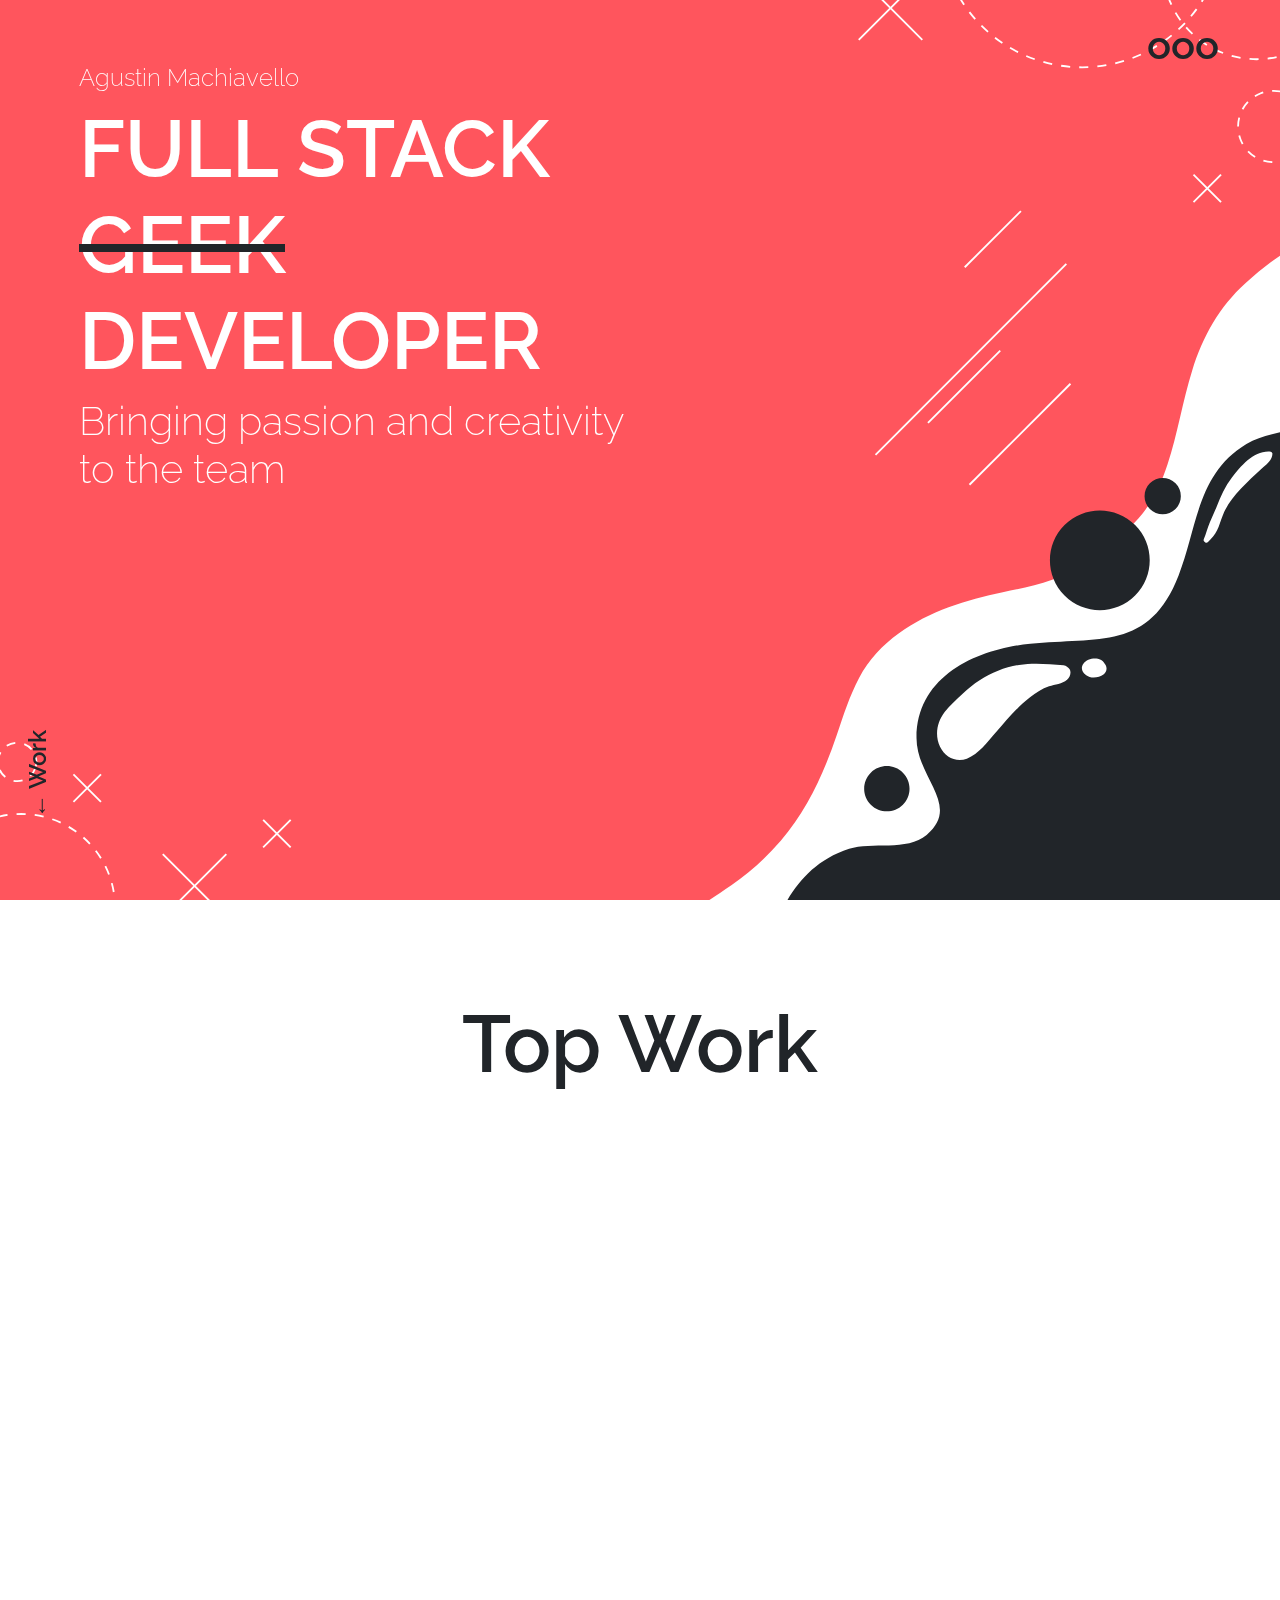
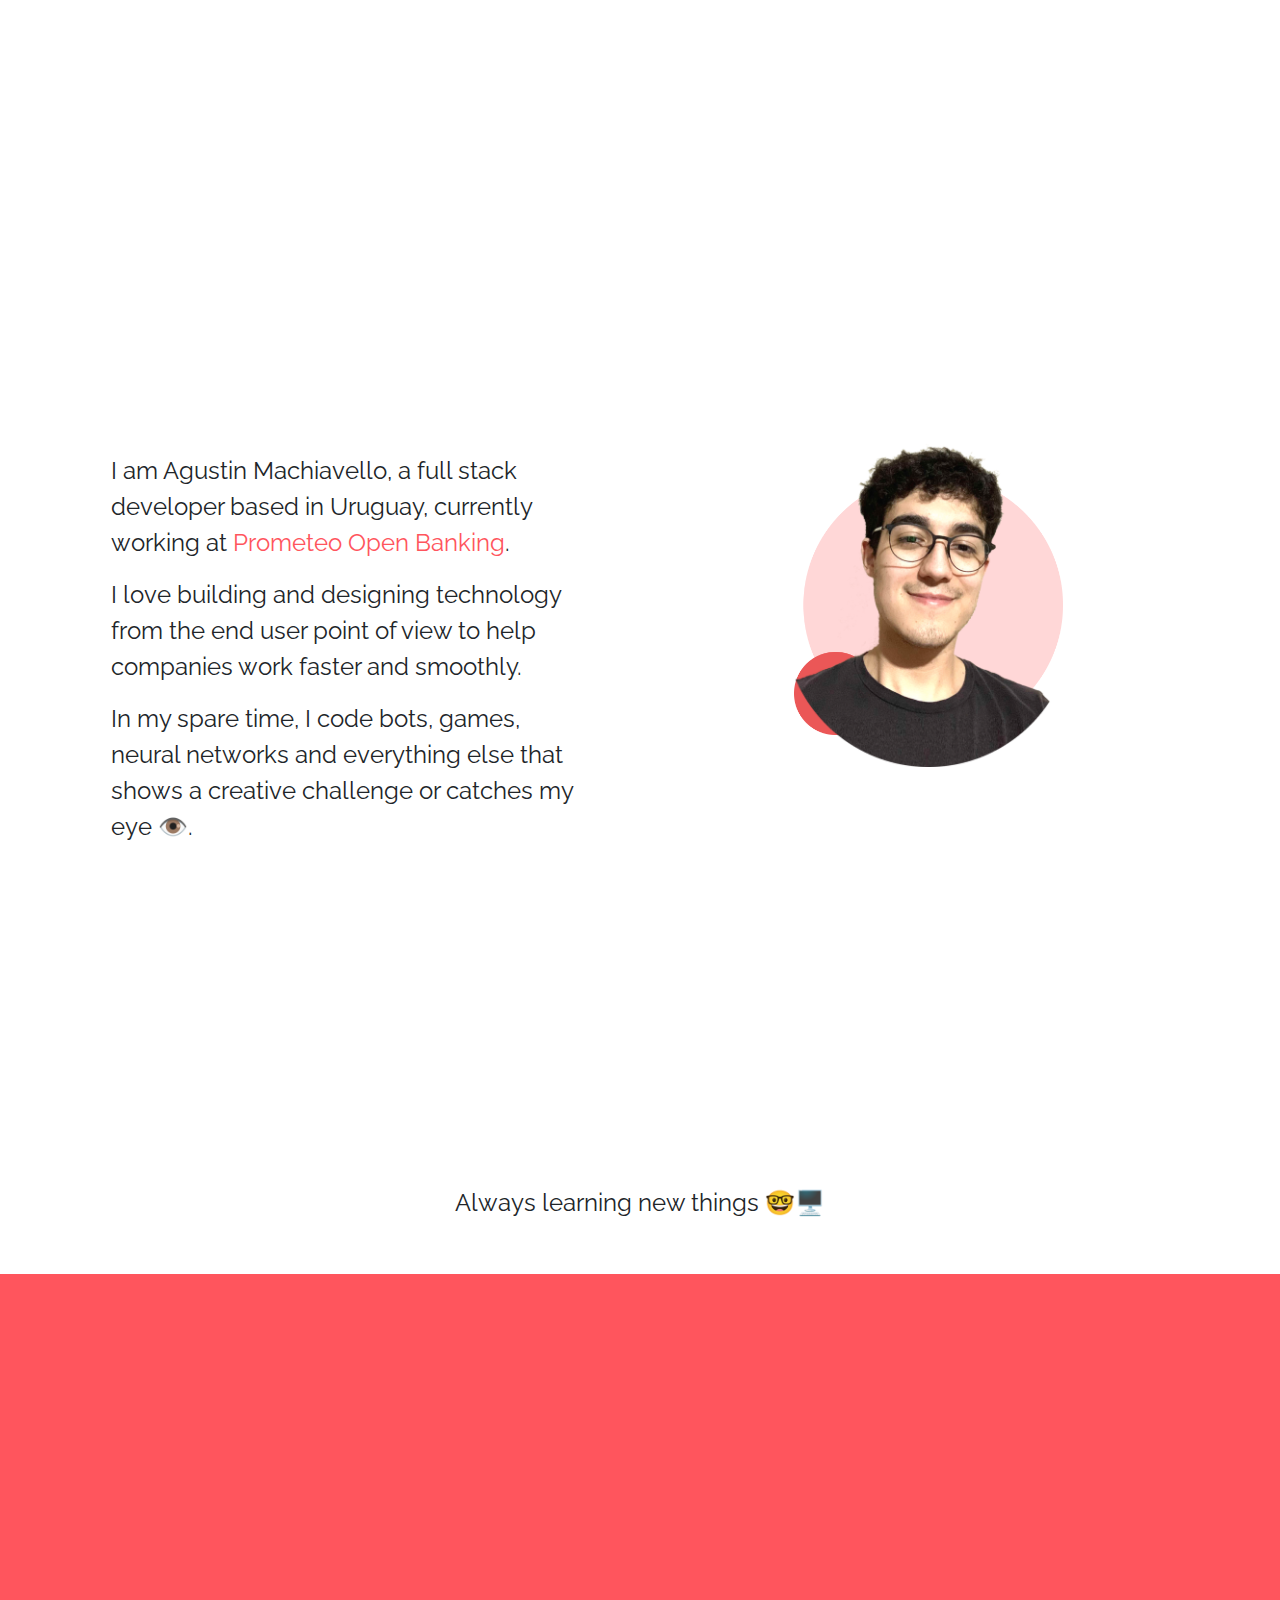
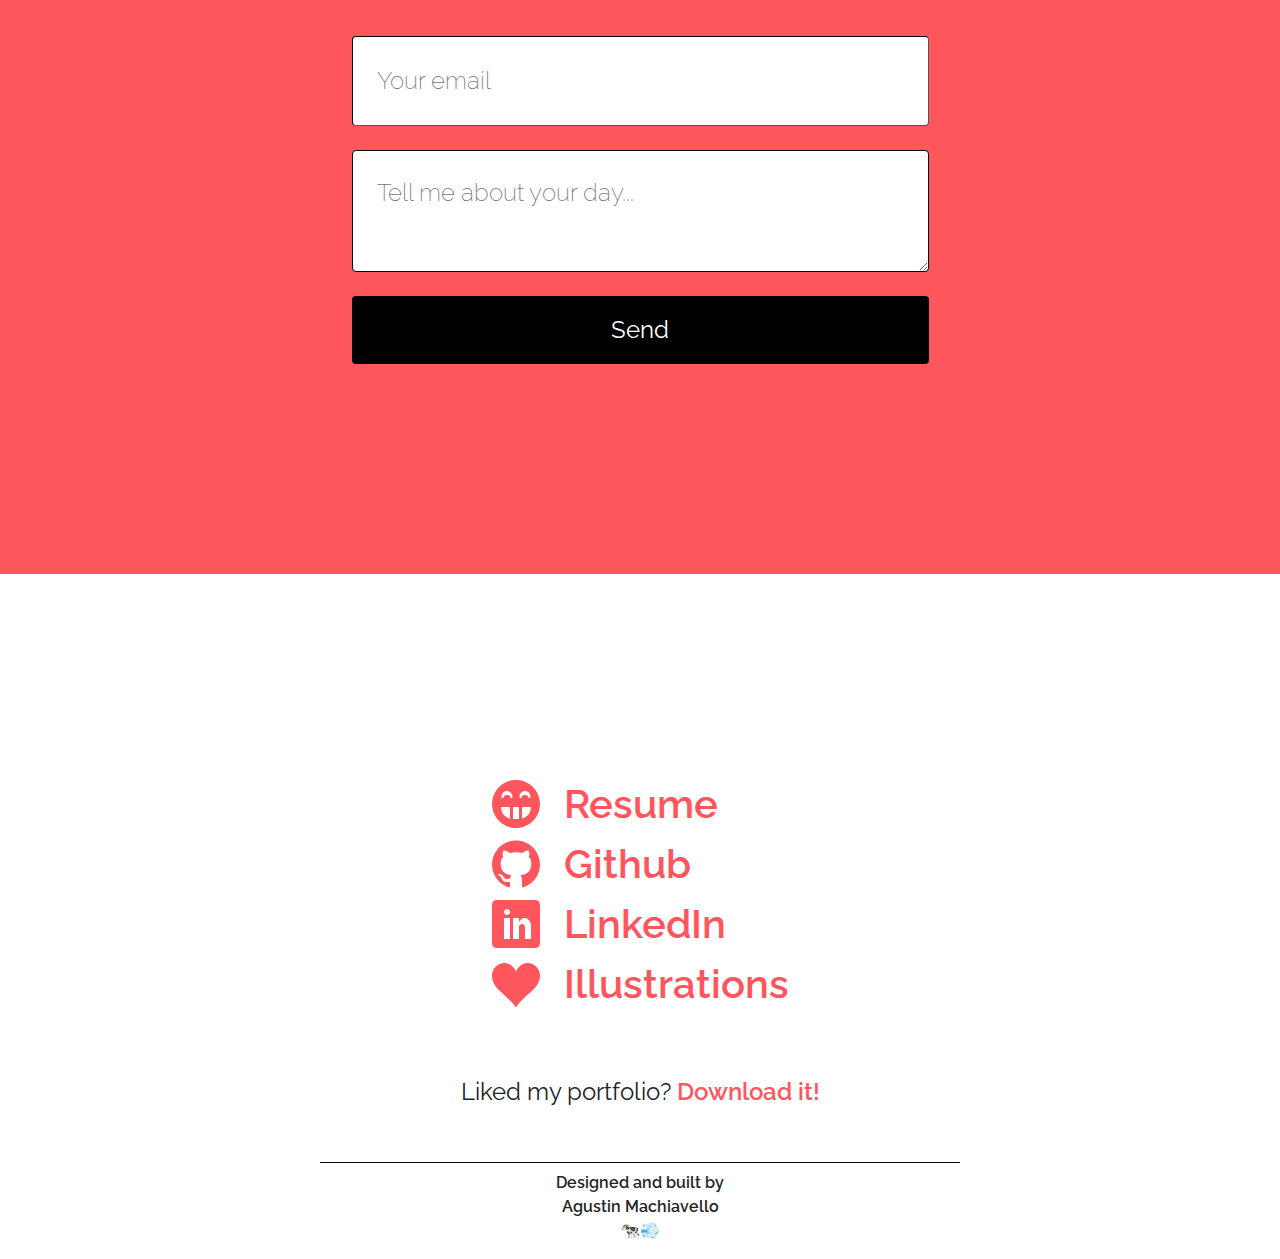
<file: index.html>
<!doctype html>

<html lang="en">
<head>
  <meta charset="utf-8">

  <title>Agustin Machiavello - Full Stack Dev</title>
  <meta name="description" content="Agustin Machiavello Portfolio 2020">
  <meta name="author" content="Agustin Machiavello">
  <meta name="viewport" content="width=device-width, initial-scale=1.0">

  <link rel="stylesheet" href="css/bootstrap.min.css">
  <link rel="preconnect" href="https://fonts.gstatic.com">
  <link href="https://fonts.googleapis.com/css2?family=Raleway:wght@200;400;600&family=Syncopate&display=swap" rel="stylesheet">
  <link rel="stylesheet" href="css/colors.css">
  <link rel="stylesheet" href="css/fonts.css">
  <link rel="stylesheet" href="css/images.css">
  <link rel="stylesheet" href="css/styles.css?v=1.0">
  <link href="https://unpkg.com/aos@2.3.1/dist/aos.css" rel="stylesheet"> <!-- Change for local files -->
</head>

<body>
  <!-- Start Loading screen -->
    <!--div id="loader-wrapper">
      <div id="loader">
      </div>
    </div-->
  <!-- End Loading screen -->

  <!-- Start Navigation -->
  <nav class="d-flex flex-row align-items-center justify-content-center align-content-center navbar position-fixed px-lg-5" id="navbarMenu">
    <button id="menuButton" class="btn font-bold font-medium" type="button" data-toggle="collapse" data-target="#menuLinks" aria-expanded="false" aria-controls="menuLinks">
      <span class="button-open">ooo</span>
      <span class="button-close">x</span>
    </button>
  </nav>
  <div class="collapse w-100 position-fixed pt-4 border-bottom border-dark" id="menuLinks">
    <ul class="">
      <li>
        <a class="font-large font-extra-light" href="#landingSection"><span>></span><span>Home</span></a>
      </li>
      <li>
        <a class="font-large font-extra-light" href="#projectScrollSection"><span>></span><span>Work</span></a>
      </li>
      <li>
        <a class="font-large font-extra-light" href="#aboutSection"><span>></span><span>About</span></a>
      </li>
      <li>
        <a class="font-large font-extra-light" href="#contactSection"><span>></span><span>Contact</span></a>
      </li>
      <li>
        <a class="font-large font-extra-light" href="#linksSection"><span>></span><span>Links</span></a>
      </li>
    </ul>
  </div>
  <!-- End Navigation -->
  
  <main>
    <!-- Start Landing -->
    <section class="container-fluid d-flex d-sm-block align-items-center bg-red text-white" id="landingSection">
      <div class="row px-0 p-sm-5 align-items-xl-center landing-container rellax" data-rellax-speed="2">
        <div class="col col-lg-6 col-12 p-sm-5 p-md-3">
          <h4 class="w-100 font-small font-extra-light">Agustin Machiavello</h4>
          <h1 class="font-large font-bold text-uppercase" data-aos="fade-left">full stack<br><del class="text-black"><span class="text-white">geek</span></del> developer</h1>
          <h2 class="font-medium font-extra-light" data-aos="fade-right">Bringing passion and creativity to the team</h2>
        </div>
        <div class="col col-lg-6 col-12 p-sm-5 d-block d-sm-none">
          <div class="d-flex align-items-sm-end align-items-start justify-content-sm-center justify-content-start h-100" data-aos="fade-up">
            <img class="img-fluid landing-image" src="./img/cat-eating-bg.svg" alt="cat eating cereal"/>
          </div>
        </div>
      </div>
      <span class="vertical-tag-trigger" data-text="← Work"></span>
    </section>
    <!-- End Landing -->

    <!-- Start Project Scroll -->
    <section class="container-fluid p-sm-5 px-4" id="projectScrollSection">
      <h1 class="font-large font-bold text-center p-5 rellax" data-rellax-speed="0.7">Top Work</h1>
      <!-- Projects Row 1 -->
      <div class="row px-md-5 w-100 projects-container">
        <div class="col col-md-6 col-12 project-wrapper" data-aos="fade-down">
          <a href="projects/lucchese.html">
            <img class="img-fluid hover-image" src="./img/lu-3.jpg" alt="man wearing whiet lucchese t-shirt" />
          </a>
          <div class="py-4">
            <h2 class="font-medium font-bold hover-link"><a class="hover-link" href="projects/lucchese.html">Lucchese</a></h2>
            <span class="font-extra-small font-family-syncopate">back-end dev / front-end dev / e-commerce</span>
          </div>
          <span class="p-3 position-absolute bg-danger rounded-circle project__circle-decoration"></span>
        </div>
        <div class="col col-md-6 col-12 project-wrapper" data-aos="fade-down">
          <a href="projects/warm.html">
            <img class="img-fluid hover-image" src="./img/wr-1.jpg" alt="woman wearing a black shirt" />
          </a>
          <div class="py-4">
            <h2 class="font-medium font-bold hover-link"><a class="hover-link" href="projects/warm.html">Warm</a></h2>
            <span class="font-extra-small font-family-syncopate">project leader / front-end dev</span>
          </div>
          <span class="p-3 position-absolute bg-danger rounded-circle project__circle-decoration"></span>
        </div>
      </div>
      <span class="vertical-tag-trigger" data-text="← More work"></span>
      <!-- Projects Row 3 -->
      <div class="row px-md-5 projects-container">

      </div>
      <span class="vertical-tag-trigger" class="vertical-tag-trigger" data-text="← About me"></span>
    </section>
    <!-- End Project Scroll -->

    <!-- Start About -->
    <section class="container-fluid" id="aboutSection">
      <div class="row p-sm-5 py-5 px-1 p-sm-4">
        <div class="col col-lg-6 col-sm-12 col-12 p-sm-5">
          <h1 class="font-large font-bold text-capitalize" data-aos="fade-right">About me</h1>
          <p class="font-small font-regular">
            I am Agustin Machiavello, a full stack developer based in Uruguay, currently working at 
            <a href="https://prometeoapi.com/" target="__blank">Prometeo Open Banking</a>.
          </p>

          <p class="font-small font-regular">
            I love building and designing technology from the end user point of 
            view to help companies work faster and smoothly.
          </p>
          <p class="font-small font-regular">
            In my spare time, I code bots, games, neural networks and everything 
            else that shows a creative challenge or catches my eye 👁️.
          </p>
        </div>
        <div class="col col-lg-6 col-sm-12 col-12 p-5">
          <div class="d-flex justify-content-center align-items-center about-pictures-container p-sm-5 p-0">
            <img class="img-fluid background-image" src="./img/about-bg.png" alt="background circles with colors"/>
            <img class="position-absolute img-fluid" src="./img/profile-picture-1.png" alt="agustin machiavello profile picture (handsome)" id="profile-picture-front"/>
          </div>
        </div>
      </div>
      <div class="row pb-5 mb-5 font-regular font-bold-mobile" id="services" data-aos="fade-up">
        <div class="col-12 col-md-6 col-lg-3 pt-lg-0 pt-md-5 pt-5 d-flex flex-column justify-content-center align-items-center service-wrapper">
          <img class="img-fluid" src="./img/python.svg" alt="python language icon"/>
          <span class="font-small">Python</span>
        </div>
        <div class="col-12 col-md-6 col-lg-3 pt-lg-0 pt-md-5 pt-5 d-flex flex-column justify-content-center align-items-center service-wrapper">
          <img class="img-fluid" src="./img/react.svg" alt="react language icon"/>
          <span class="font-small">React</span>
        </div>
        <div class="col-12 col-md-6 col-lg-3 pt-lg-0 pt-md-5 pt-5 d-flex flex-column justify-content-end align-items-center service-wrapper">
          <img class="img-fluid" src="./img/sphere.svg" alt="html 5 icon"/>
          <span class="font-small">SQL / HTML / CSS / JS</span>
        </div>
        <div class="col-12 col-md-6 col-lg-3 pt-lg-0 pt-md-5 pt-5 d-flex flex-column justify-content-center align-items-center service-wrapper">
          <img class="img-fluid" src="./img/shopify.svg" alt="shopify icon"/>
          <span class="font-small">Shopify</span>
        </div>
      </div>
      <h3 class="font-small font-regular text-center pb-5 font-bold-mobile">Always learning new things 🤓🖥️</h3>
      <span class="vertical-tag-trigger" data-text="← Contact"></span>
    </section>
    <!-- End About -->

    <!-- Start Contact -->
    <section class="container-fluid bg-red" id="contactSection">
      <div class="d-flex h-100 justify-content-center flex-column text-center p-sm-5 p-3">
        <h1 class="font-large font-bold text-white" data-aos="fade-up">Say hi :)</h1>
        <div class="d-flex justify-content-center contact-form-wrapper pt-5">
          <form id="contact-form" action="https://formspree.io/xeqpvplp" class="d-flex justify-content-center flex-column contact-form" method="POST">
            <input type="hidden" name="_subject" value="Contact request from personal website" />
            <input type="email" name="_replyto" placeholder="Your email" required aria-label="your email" class="font-small font-extra-light p-4 mb-4 rounded border-black">
            <textarea name="message" placeholder="Tell me about your day..." required class="font-small font-extra-light p-4 mb-4 rounded border-black"></textarea>
            <button type="submit" class="font-small font-regular border-black rounded p-3">Send</button>
          </form>
        </div>
      </div>
      <span class="vertical-tag-trigger" data-text="← Some links"></span>
    </section>
    <!-- End Contact -->

    <!-- Start Links -->
   <section class="container-fluid" id="linksSection">
    <div class="text-center p-sm-5 py-5 p-1">
      <h1 class="font-large font-bold" data-aos="fade-down">More links</h1>
      <div class="d-flex justify-content-center align-items-center flex-column py-5">
        <ul class="d-flex flex-column justify-content-center font-medium font-bold text-left px-2">
          <li class=""><a class="d-flex align-items-center" href="resume.pdf" target="__blank"><img class="img-fluid link-icon mr-4" src="img/grin.svg" alt="happy face"><span>Resume</span></a></li>
          <li class=""><a class="d-flex align-items-center" href="https://github.com/AgustinMachiavello" target="__blank"><img class="img-fluid link-icon mr-4" src="img/github.svg" alt="github icon"><span>Github</span></a></li>
          <li class=""><a class="d-flex align-items-center" href="https://www.linkedin.com/in/agust%C3%ADn-machiavello-2a9a73165/" target="__blank"><img class="img-fluid link-icon mr-4" src="img/linkedin.svg" alt="linkedin icon"><span>LinkedIn</span></a></li>
          <li class=""><a class="d-flex align-items-center" href="https://www.figma.com/community/file/883778082594341562" target="__blank"><img class="img-fluid link-icon mr-4" src="img/heart.svg" alt="heart icon"><span>Illustrations</span></a></li>
        </ul>
      </div>
      <span class="vertical-tag-trigger" data-text="Thank you ✨🐷"></span>
      <div class="px-sm-5 px-0">
        <h2 class="font-small font-regular">Liked my portfolio? <a class="font-bold" href="https://github.com/AgustinMachiavello/AgustinMachiavello.github.io" target="__blank">Download it!</a></h2>
        <h5 class="d-none mt-5 font-extra-small font-regular">*Last page update: January 16th 2021</h5>
      </div>
    </div>
   </section>
    <!-- End Links -->

    <footer class="d-flex flex-column align-items-center justify-content-center pb-3">
      <span class="w-50 border-top border-black pb-2"></span>
      <span class="font-extra-small font-bold text-center">Designed and built by  <br> Agustin Machiavello <br> 🐄💨</span>
    </footer>
  </main>

  <!-- Start vertical tags -->
  <span class="position-fixed vertical-text font-small font-bold rotate-vertical-left text-center" id="verticalSectionInfo">
    ← Work
  </span-->
  <!-- End vertical tags -->

  <script src="https://ajax.googleapis.com/ajax/libs/jquery/3.5.1/jquery.min.js"></script> <!-- Replace with file -->
  <script src="js/bootstrap.min.js"></script>
  <script src="js/scripts.js"></script>
  <script src="https://unpkg.com/aos@2.3.1/dist/aos.js"></script> <!-- Change for local files -->
  <script>
    AOS.init();
  </script>
  <script src="js/rellax.min.js"></script>
  <script>
    // Accepts any class name
    var rellax = new Rellax('.rellax');
  </script>
</body>
</html>
</file>
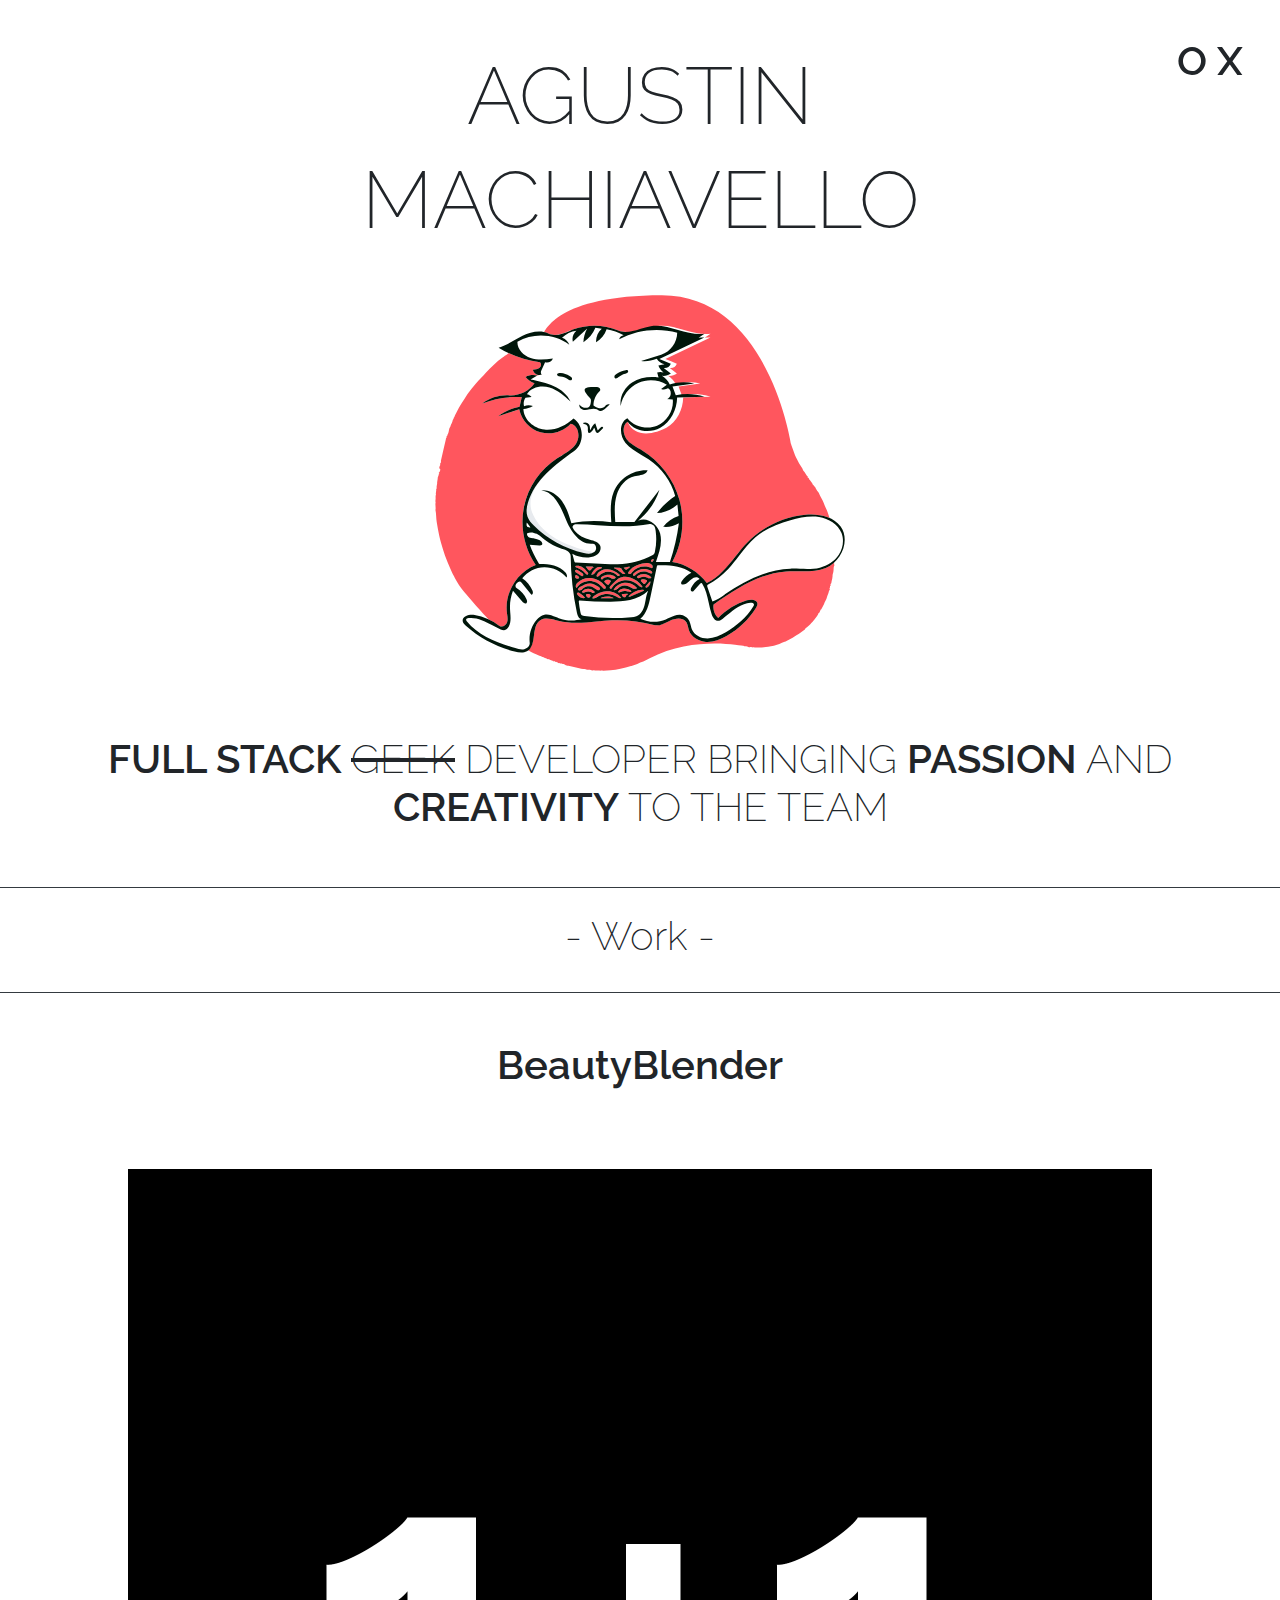
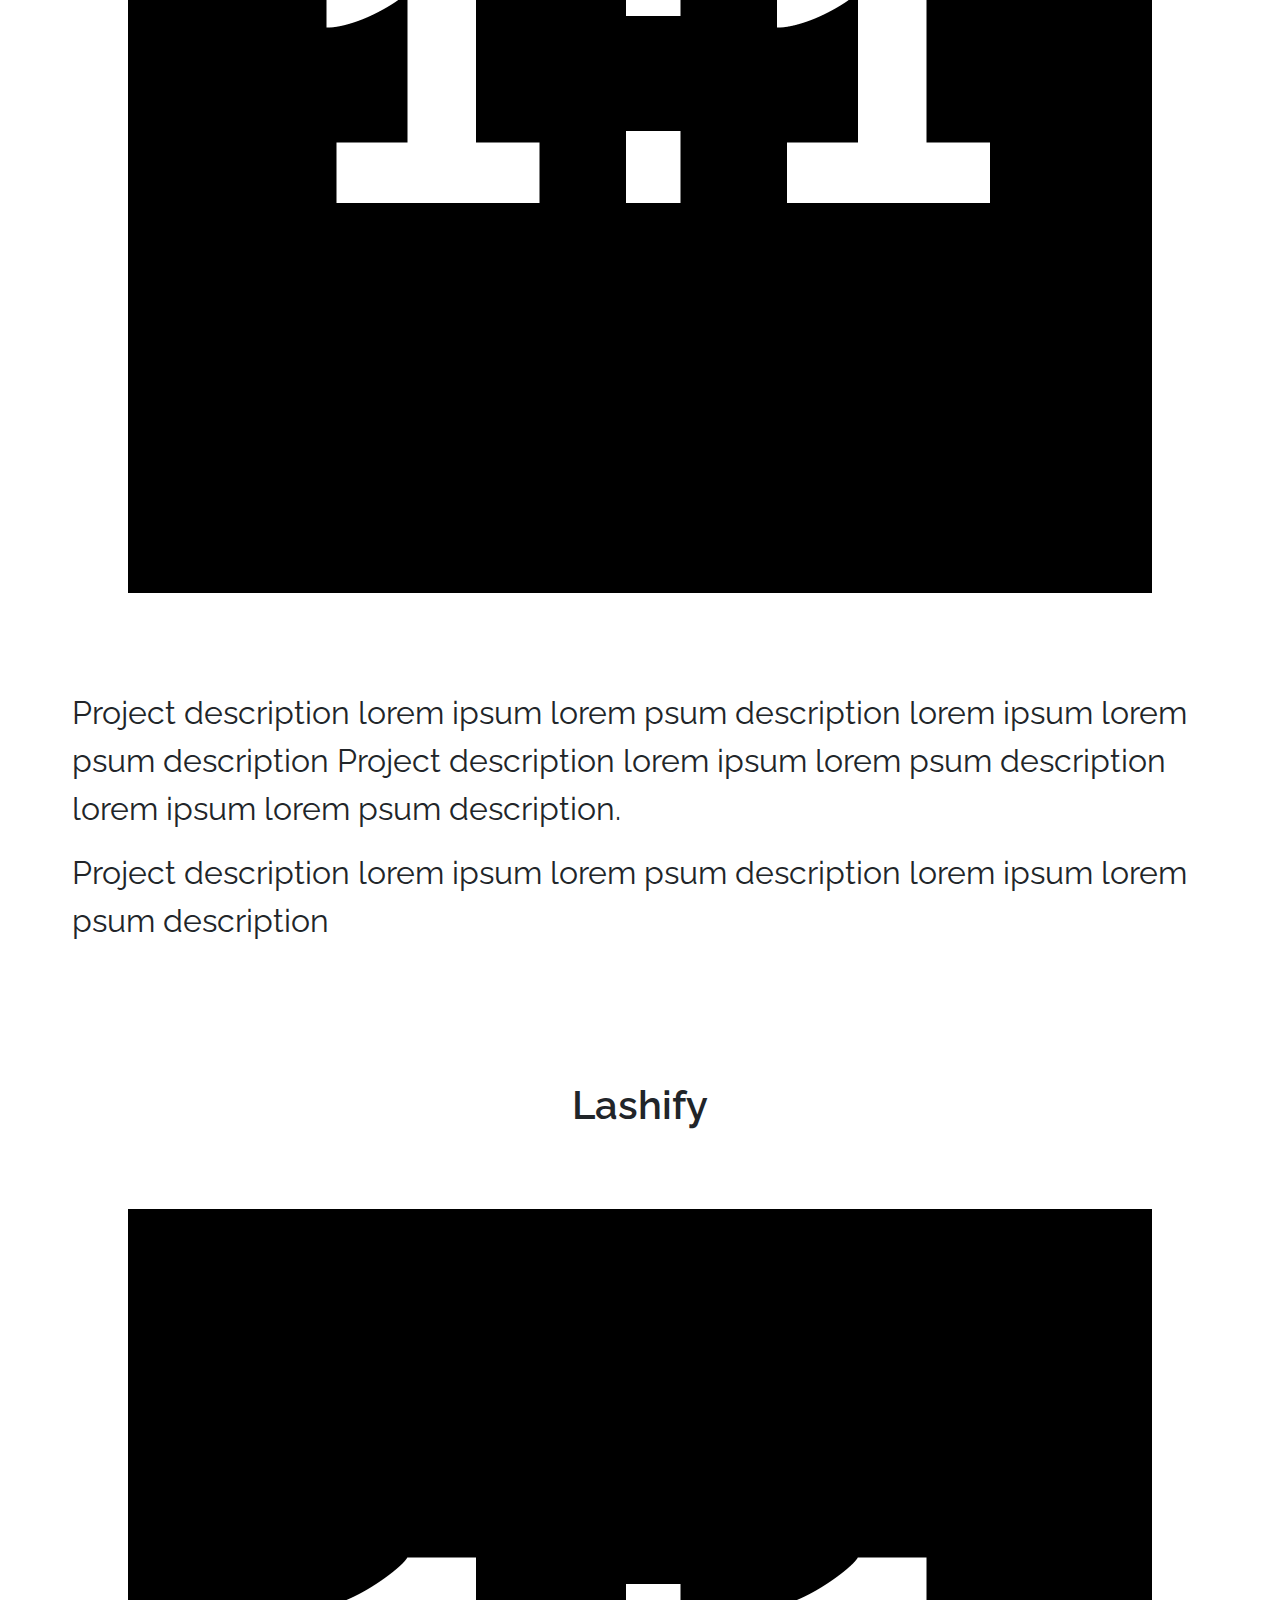
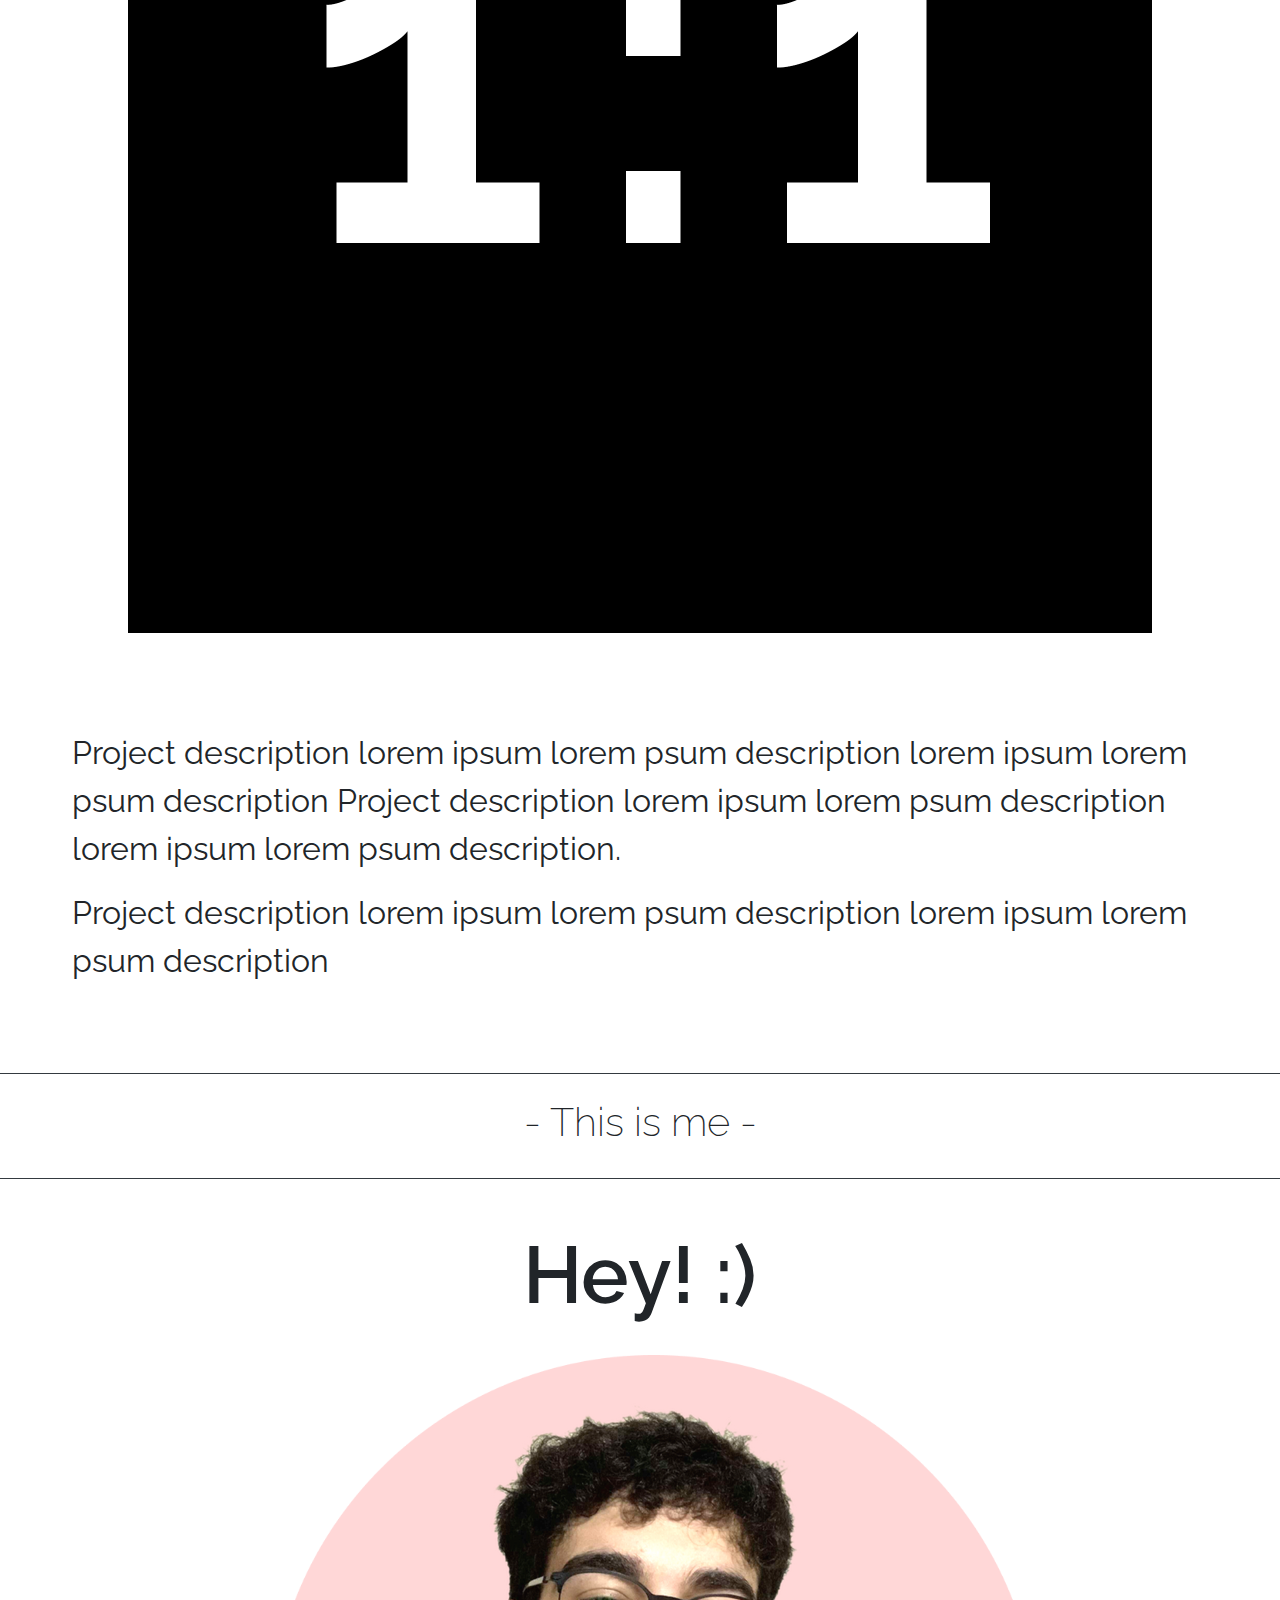
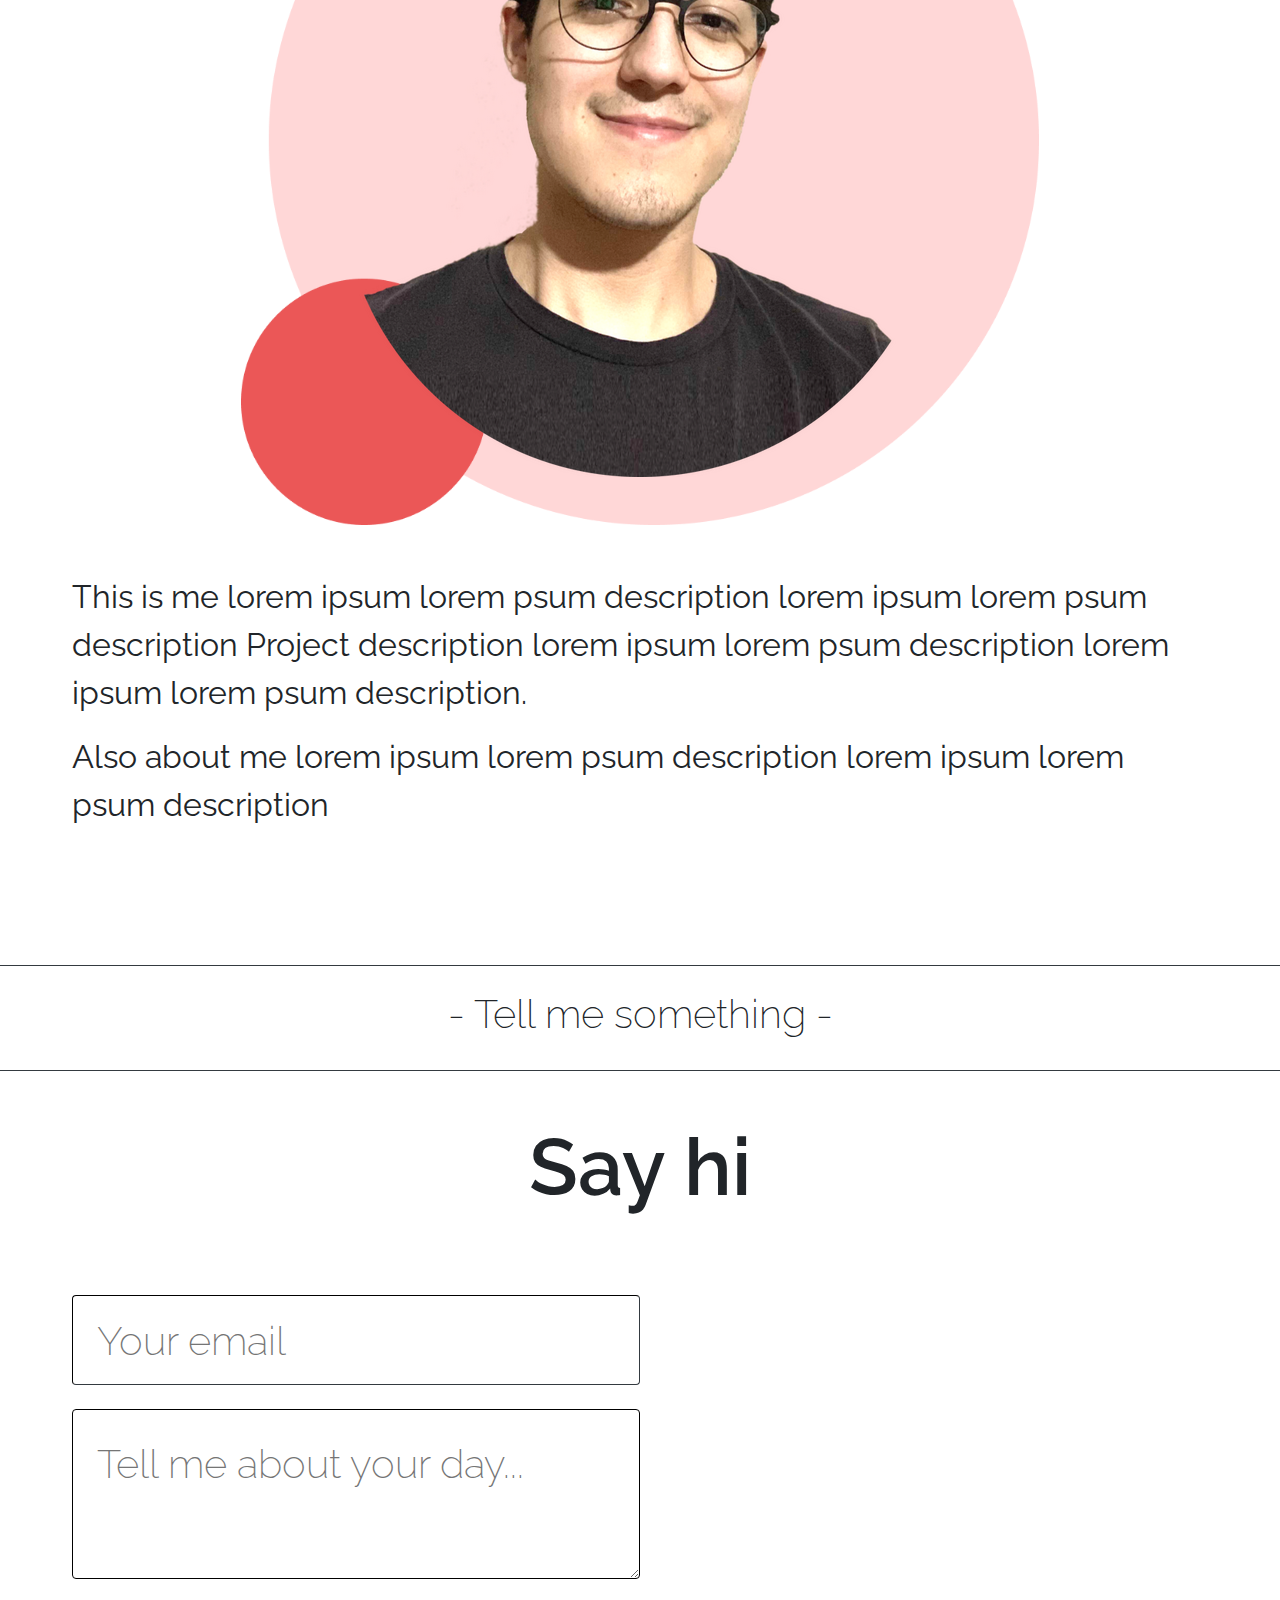
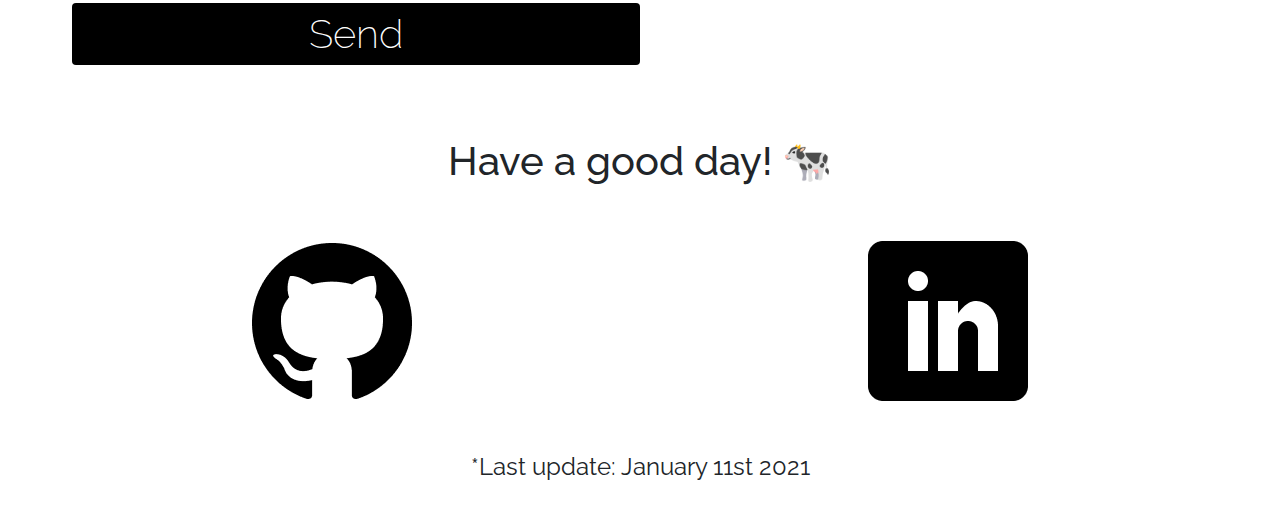
<file: index2.html>
<!doctype html>

<html lang="en">
<head>
  <meta charset="utf-8">

  <title>Agustin Machiavello 💻✨</title>
  <meta name="description" content="Agustin Machiavello Portfolio 2020">
  <meta name="author" content="Agustin Machiavello">

  <link rel="stylesheet" href="css/bootstrap.min.css">
  <link rel="preconnect" href="https://fonts.gstatic.com">
  <link href="https://fonts.googleapis.com/css2?family=Raleway:wght@200;400;600&family=Syncopate&display=swap" rel="stylesheet">
  <!-- link rel="stylesheet" type="text/css" href="css/slick.css"/ -->
  <!-- link rel="stylesheet" type="text/css" href="slick/slick-theme.css"/ -->
  <link rel="stylesheet" href="css/colors.css">
  <link rel="stylesheet" href="css/fonts.css">
  <link rel="stylesheet" href="css/images.css">
  <link rel="stylesheet" href="css/styles.css?v=1.0">
</head>

<body>
  <!-- Navigatio -->
  <nav id="navbarMenu" class="navbar p-4 position-fixed w-100 d-flex justify-content-end">
    <!--div class="font-medium font-bold ">
      Agustin Machiavello
    </div-->
    <button id="mobileMenuButton" class="btn font-bold font-medium" type="button" data-toggle="collapse" data-target="#menuMobile" aria-expanded="false" aria-controls="menuMobile">
      <span class="button-open">O</span>
      <span class="button-close">X</span>
    </button>
  </nav>
  <!-- Menu -->
  <div class="collapse w-100 position-fixed bg-white pt-4 border-bottom border-dark" id="menuMobile">
    <ul class="">
      <li>
        <a class="font-large font-extra-light" href="#sectionWork"><span>></span><span>Work</span></a>
      </li>
      <li>
        <a class="font-large font-extra-light" href="#sectionAbout"><span>></span><span>About Me</span></a>
      </li>
      <li>
        <a class="font-large font-extra-light" href="#sectionContact"><span>></span><span>Contact</span></a>
      </li>
    </ul>
  </div>
  <main>
    <section class="p-4 text-center" id="heroMobile">
      <div class="pt-4">
        <h1 class="font-large font-extra-light">
          AGUSTIN
        </h1>
        <h2 class="font-large font-extra-light">
          MACHIAVELLO
        </h2>
      </div>
      <div class="">
        <img class="img-fluid" src="img/cat-eating.svg" alt="happy programmer"/>
      </div>
      <div class="d-flex justify-content-center align-items-center section-footer">
        <h4 class="font-medium font-extra-light p-4 text-uppercase">
          <span class="font-bold">Full Stack</span> 
          <del>geek</del> developer bringing 
          <span class="font-bold">passion</span> 
          and 
          <span class="font-bold">creativity</span> 
          to the team
        </h4>
      </div>
    </section>

    <!-- Section Divider -->

    <div class="text-center border-bottom border-top border-dark p-4 section-divider" id="sectionWork">
      <h1 class="font-medium font-extra-light">
        - Work -
      </h1>
    </div>

    <!-- Start Projects Section -->

    <!-- Project 1 -->
    <section class="project p-4 text-center">
      <h1 class="font-medium font-bold p-4">
        BeautyBlender
      </h1>
      <div class="project__carousel-wrapper p-4">
        <div id="carouselProject1" class="project__carousel carousel slide w-100 p-4" data-ride="carousel">
          <ol class="carousel-indicators">
            <li data-target="carouselProject1" data-slide-to="0" class="active"></li>
            <li data-target="carouselProject1" data-slide-to="1"></li>
          </ol>
          <div class="carousel-inner">
            <div class="carousel-item active">
              <div>
                <img src="./img/1by1.png"/>
              </div>
            </div>
            <div class="carousel-item">
              <div>
                <img src="./img/1by1.png"/>
              </div>
            </div>
          </div>
        </div>
      </div>
      <span id="projectVerticalTag1" class="vertical-tag-trigger"></span>
      <div class="font-small font-medium text-left p-4 m-4">
        <p>
          Project description lorem ipsum lorem psum description lorem ipsum lorem psum description Project description lorem ipsum lorem psum description lorem ipsum lorem psum description.
        </p>
        <p>
          Project description lorem ipsum lorem psum description lorem ipsum lorem psum description 
        </p>
      </div>
    </section>
    <!-- End Project 1 -->

    <!-- Project 2 -->
    <section class="project p-4 text-center">
      <h1 class="font-medium font-bold p-4">
        Lashify
      </h1>
      <div class="project__carousel-wrapper p-4">
        <div id="carouselProject1" class="project__carousel carousel slide w-100 p-4" data-ride="carousel">
          <ol class="carousel-indicators">
            <li data-target="carouselProject1" data-slide-to="0" class="active"></li>
            <li data-target="carouselProject1" data-slide-to="1"></li>
          </ol>
          <div class="carousel-inner">
            <div class="carousel-item active">
              <div>
                <img src="./img/1by1.png"/>
              </div>
            </div>
            <div class="carousel-item">
              <div>
                <img src="./img/1by1.png"/>
              </div>
            </div>
          </div>
        </div>
      </div>
      <span id="projectVerticalTag2" class="vertical-tag-trigger"></span>
      <div class="font-small font-medium text-left p-4 m-4">
        <p>
          Project description lorem ipsum lorem psum description lorem ipsum lorem psum description Project description lorem ipsum lorem psum description lorem ipsum lorem psum description.
        </p>
        <p>
          Project description lorem ipsum lorem psum description lorem ipsum lorem psum description 
        </p>
      </div>
    </section>
    <!-- End Project 2 -->

    <!-- End Projects Section -->
    
    <!-- Section Divider -->
    <div class="text-center border-bottom border-top border-dark p-4 section-divider" id="sectionAbout">
      <h1 class="font-medium font-extra-light">
        - This is me -
      </h1>
    </div>

    <!-- Start About Section -->
    <section class="about p-4 text-center mb-5">
      <h1 class="font-large font-bold p-4">Hey! :)</h1>
      <div class="p-4 about__profile-image-wrapper">
        <img class="p-4" src="./img/profile-picture-1.png" alt="profile picture"/>
      </div>
      <div class="font-small font-medium text-left p-4 m-4">
        <p>
          This is me lorem ipsum lorem psum description lorem ipsum lorem psum description Project description lorem ipsum lorem psum description lorem ipsum lorem psum description.
        </p>
        <p>
          Also about me lorem ipsum lorem psum description lorem ipsum lorem psum description 
        </p>
      </div>
    </section>
    <!-- End About Section -->

    <!-- Section Divider -->
    <div class="text-center border-bottom border-top border-dark p-4 section-divider" id="sectionAbout">
      <h1 class="font-medium font-extra-light">
        - Tell me something -
      </h1>
    </div>
    
    <!-- Start Contanct Section -->
    <section class="contact p-4 text-center" id="sectionContact">
      <h1 class="font-large font-bold p-4">Say hi</h1>
      <div class="contact-form-container p-4">
        <div class="contact-form-wrapper p-4">
            <form id="contact-form" action="https://formspree.io/xeqpvplp" class="d-flex justify-content-center flex-column contact-form" method="POST">
              <input type="hidden" name="_subject" value="Contact request from personal website" />
              <input type="email" name="_replyto" placeholder="Your email" required aria-label="your email" class="font-medium font-extra-light p-4 mb-4 rounded border-dark">
              <textarea name="message" placeholder="Tell me about your day..." required class="font-medium font-extra-light p-4 mb-4 rounded border-black"></textarea>
              <button type="submit" class="font-medium font-extra-light border-dark rounded">Send</button>
            </form>
        </div>
      </div>
      <h1 class="font-medium p-4">Have a good day! 🐄</h1>
      <div class="d-flex justify-content-around pt-4">
        <a href="https://github.com/AgustinMachiavello" target="_blank">
          <img src="img/github.png" alt="github">
        </a>
        <a href="https://www.linkedin.com/in/agust%C3%ADn-machiavello-2a9a73165/" target="_blank">
          <img src="img/linkedin.png" alt="linkedin">
        </a>
      </div>
      <div class="d-flex justify-content-center align-items-end font-small mt-5">
        <span >*Last update: January 11st 2021</span>
      </div>
    </section>
    <!-- End About Section -->

    <!-- Start Vertical tags  -->
    <span class="position-fixed vertical-text font-small font-family-syncopate" id="verticalTag"></span>
    <span class="position-fixed vertical-text font-small font-bold" id="verticalSectionInfo" href="#">
      ← Work
    </span>
    <!-- End Vertical tags  -->

    <!-- div class="font-small position-fixed font-bold font-extra-light vertical-text mb-4" id="sectionIndicator">

    </div -->
  </main>
  <script src="https://ajax.googleapis.com/ajax/libs/jquery/3.5.1/jquery.min.js"></script> <!-- Replace with file -->
  <script src="js/bootstrap.min.js"></script>
  <!-- script src="js/slick.min.js"></script -->
  <script src="js/scripts.js"></script>
</body>
</html>
</file>
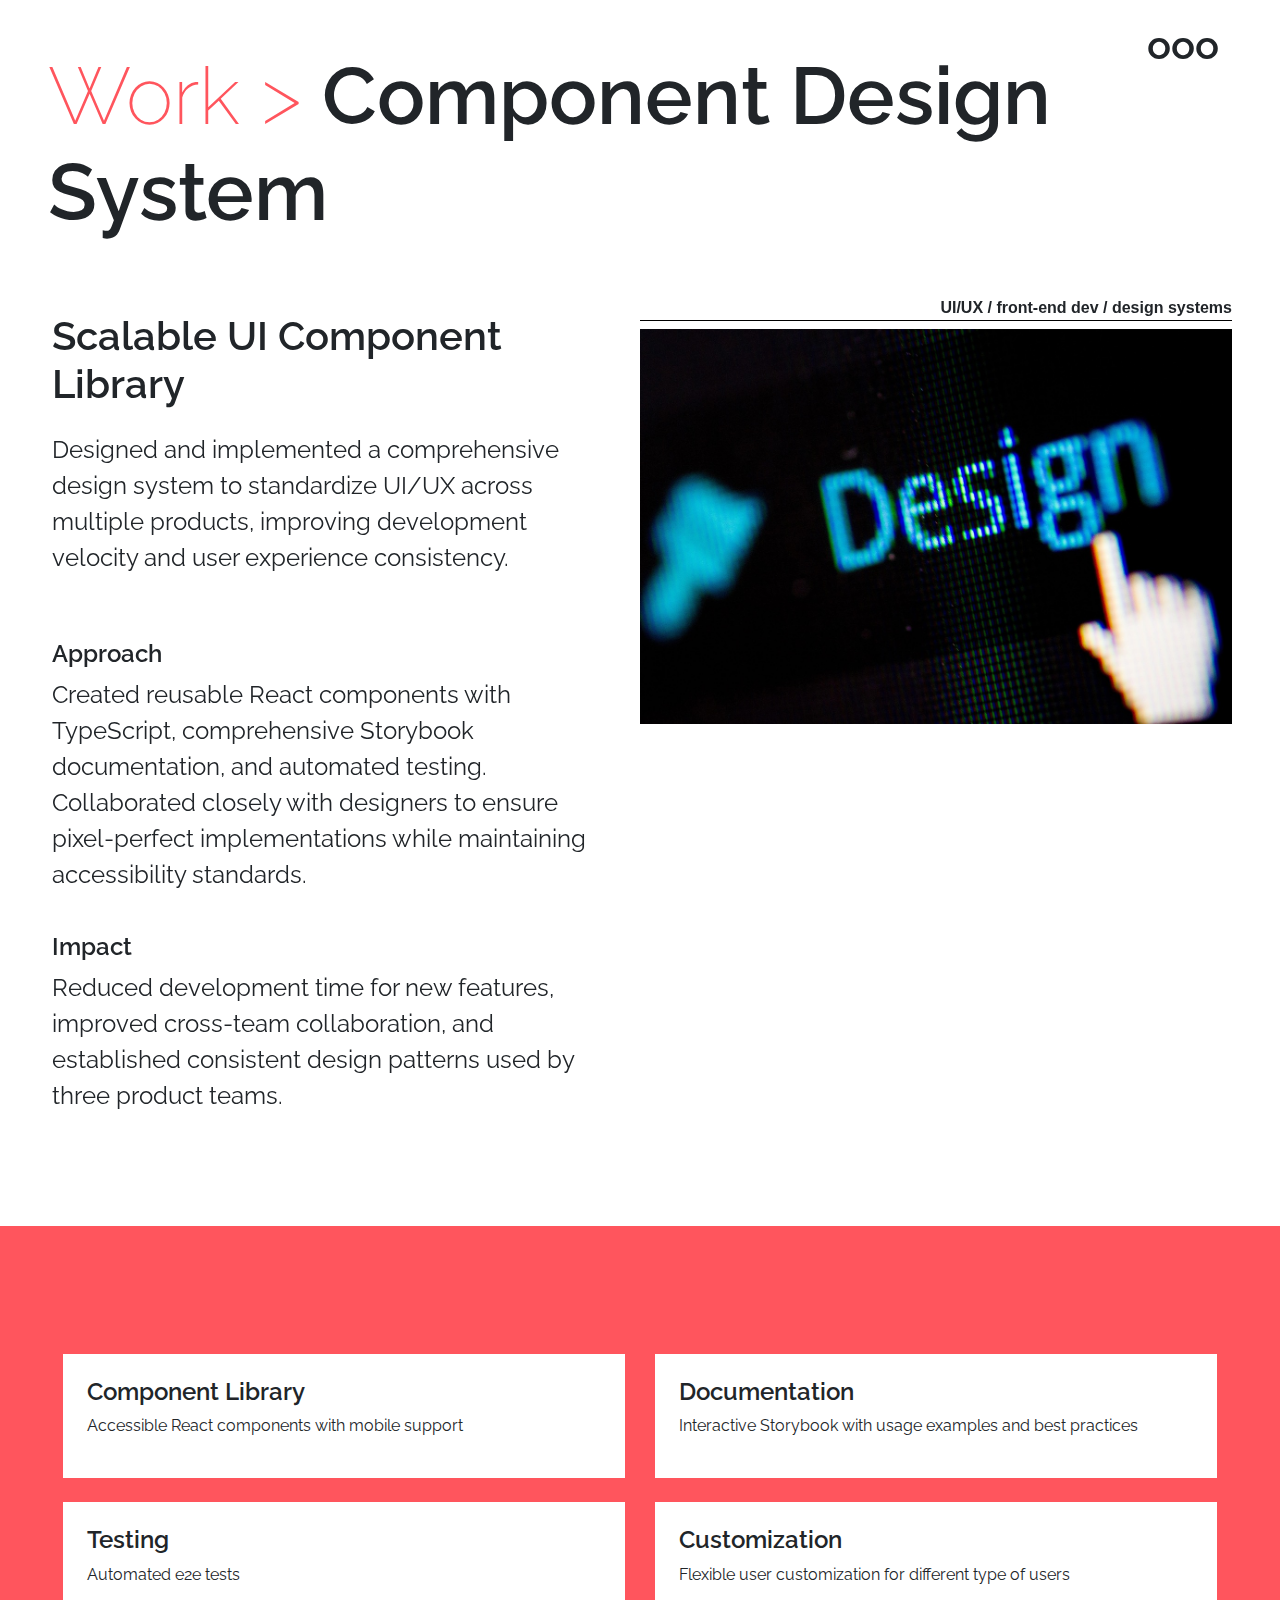
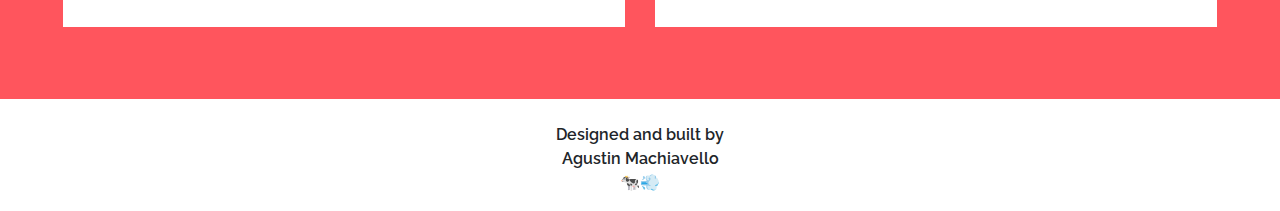
<file: projects/design-system.html>
<!doctype html>

<html lang="en">
<head>
  <meta charset="utf-8">

  <title>Agustin Machiavello - Frontend Tech Lead</title>
  <meta name="description" content="Agustin Machiavello Portfolio 2025">
  <meta name="author" content="Agustin Machiavello">
  <meta name="viewport" content="width=device-width, initial-scale=1.0">

  <link rel="stylesheet" href="../css/bootstrap.min.css">
  <link rel="preconnect" href="https://fonts.gstatic.com">
  <link href="https://fonts.googleapis.com/css2?family=Raleway:wght@200;400;600&family=Syncopate&display=swap" rel="stylesheet">
  <link rel="stylesheet" href="../css/colors.css">
  <link rel="stylesheet" href="../css/fonts.css">
  <link rel="stylesheet" href="../css/images.css">
  <link rel="stylesheet" href="../css/styles.css?v=1.0">
  <link href="https://unpkg.com/aos@2.3.1/dist/aos.css" rel="stylesheet">
</head>

<body class="project-detail-page">
  <!-- Start Navigation -->
  <nav class="d-flex flex-row align-items-center justify-content-center align-content-center navbar position-fixed px-lg-5" id="navbarMenu">
    <button id="menuButton" class="btn font-bold font-medium" type="button" data-toggle="collapse" data-target="#menuLinks" aria-expanded="false" aria-controls="menuLinks">
      <span class="button-open">ooo</span>
      <span class="button-close">x</span>
    </button>
  </nav>
  <div class="collapse w-100 position-fixed pt-4 border-bottom border-dark" id="menuLinks">
    <ul class="">
      <li>
        <a class="font-large font-extra-light" href="../index.html#landingSection"><span>></span><span>Home</span></a>
      </li>
      <li>
        <a class="font-large font-extra-light" href="../index.html#projectScrollSection"><span>></span><span>Work</span></a>
      </li>
      <li>
        <a class="font-large font-extra-light" href="../index.html#aboutSection"><span>></span><span>About</span></a>
      </li>
      <li>
        <a class="font-large font-extra-light" href="../index.html#contactSection"><span>></span><span>Contact</span></a>
      </li>
      <li>
        <a class="font-large font-extra-light" href="../index.html#linksSection"><span>></span><span>Links</span></a>
      </li>
    </ul>
  </div>
  <!-- End Navigation -->

  <div class="project-page-wrapper pb-4" id="projectPage">
    <div class="p-5">
      <h1 class="font-large font-bold" data-aos="fade-right"><a class="font-extra-light" href="../index.html#projectScrollSection">Work > </a><br class="d-block d-lg-none d-sm-block">Component Design System</h1>
      <div class="row align flex-sm-row flex-column-reverse">
        <div class="col-12 col-md-12 col-lg-6 py-5 px-sm-0 px-lg-1 px-0 rellax" data-rellax-speed="-1">
          <h3 class="font-medium font-bold py-3 text-capitalize">Scalable UI component library</h3>
          <p class="font-regular font-small pr-lg-5">
            Designed and implemented a comprehensive design system to standardize UI/UX across
            multiple products, improving development velocity and user experience consistency.
          </p>
          <h5 class="font-small font-bold text-capitalize pt-5">Approach</h5>
          <p class="font-regular font-small pr-lg-5">
            Created reusable React components with TypeScript, comprehensive Storybook documentation,
            and automated testing. Collaborated closely with designers to ensure pixel-perfect
            implementations while maintaining accessibility standards.
          </p>
          <h5 class="font-small font-bold text-capitalize pt-4">Impact</h5>
          <p class="font-regular font-small pr-lg-5">
            Reduced development time for new features, improved cross-team collaboration,
            and established consistent design patterns used by three product teams.
          </p>
        </div>
        <div class="col-12 col-md-12 col-lg-6 py-sm-5 p-0 pt-5 rellax" data-rellax-speed="2">
          <div class="project-page__main-image-container">
            <div class="text-right font-extra-small font-bold border-bottom mb-2 border-black">
              <div class="font-family-syncopate text-sm-right text-left">UI/UX / front-end dev / design systems</div>
            </div>
            <div class="project-page__main-image-wrapper">
              <img class="img-fluid" src="../img/design.jpg" alt="component design system"/>
            </div>
          </div>
        </div>
      </div>
      <span class="vertical-tag-trigger" data-text=""></span>
    </div>
    <div class="project-page__gallery p-5 bg-red">
      <h3 class="font-medium font-bold text-center text-white pb-4" data-aos="fade-up">Technical Features</h3>
      <div class="row">
        <div class="col-12 col-md-6 mb-4">
          <div class="bg-white p-4 h-100">
            <h5 class="font-small font-bold">Component Library</h5>
            <p class="font-extra-small">Accessible React components with mobile support</p>
          </div>
        </div>
        <div class="col-12 col-md-6 mb-4">
          <div class="bg-white p-4 h-100">
            <h5 class="font-small font-bold">Documentation</h5>
            <p class="font-extra-small">Interactive Storybook with usage examples and best practices</p>
          </div>
        </div>
        <div class="col-12 col-md-6 mb-4">
          <div class="bg-white p-4 h-100">
            <h5 class="font-small font-bold">Testing</h5>
            <p class="font-extra-small">Automated e2e tests</p>
          </div>
        </div>
        <div class="col-12 col-md-6 mb-4">
          <div class="bg-white p-4 h-100">
            <h5 class="font-small font-bold">Customization</h5>
            <p class="font-extra-small">Flexible user customization for different type of users</p>
          </div>
        </div>
      </div>
      <span class="vertical-tag-trigger vertical-tag-trigger--project-detail" data-text="Features"></span>
    </div>
  </div>

  <footer class="d-flex flex-row justify-content-center pb-3">
    <span class="font-extra-small font-bold text-center">Designed and built by  <br> Agustin Machiavello <br> 🐄💨</span>
  </footer>

  <!-- Start vertical tags -->
  <span class="position-fixed vertical-text font-small font-bold rotate-vertical-left text-center d-none d-sm-inline" id="verticalSectionInfo"></span-->
  <!-- End vertical tags -->

  <script src="https://ajax.googleapis.com/ajax/libs/jquery/3.5.1/jquery.min.js"></script>
  <script src="../js/bootstrap.min.js"></script>
  <script src="../js/scripts.js"></script>
  <script src="https://unpkg.com/aos@2.3.1/dist/aos.js"></script>
  <script>
    AOS.init();
  </script>
  <script src="../js/rellax.min.js"></script>
  <script>
    var rellax = new Rellax('.rellax');
  </script>
</body>
</html>
</file>
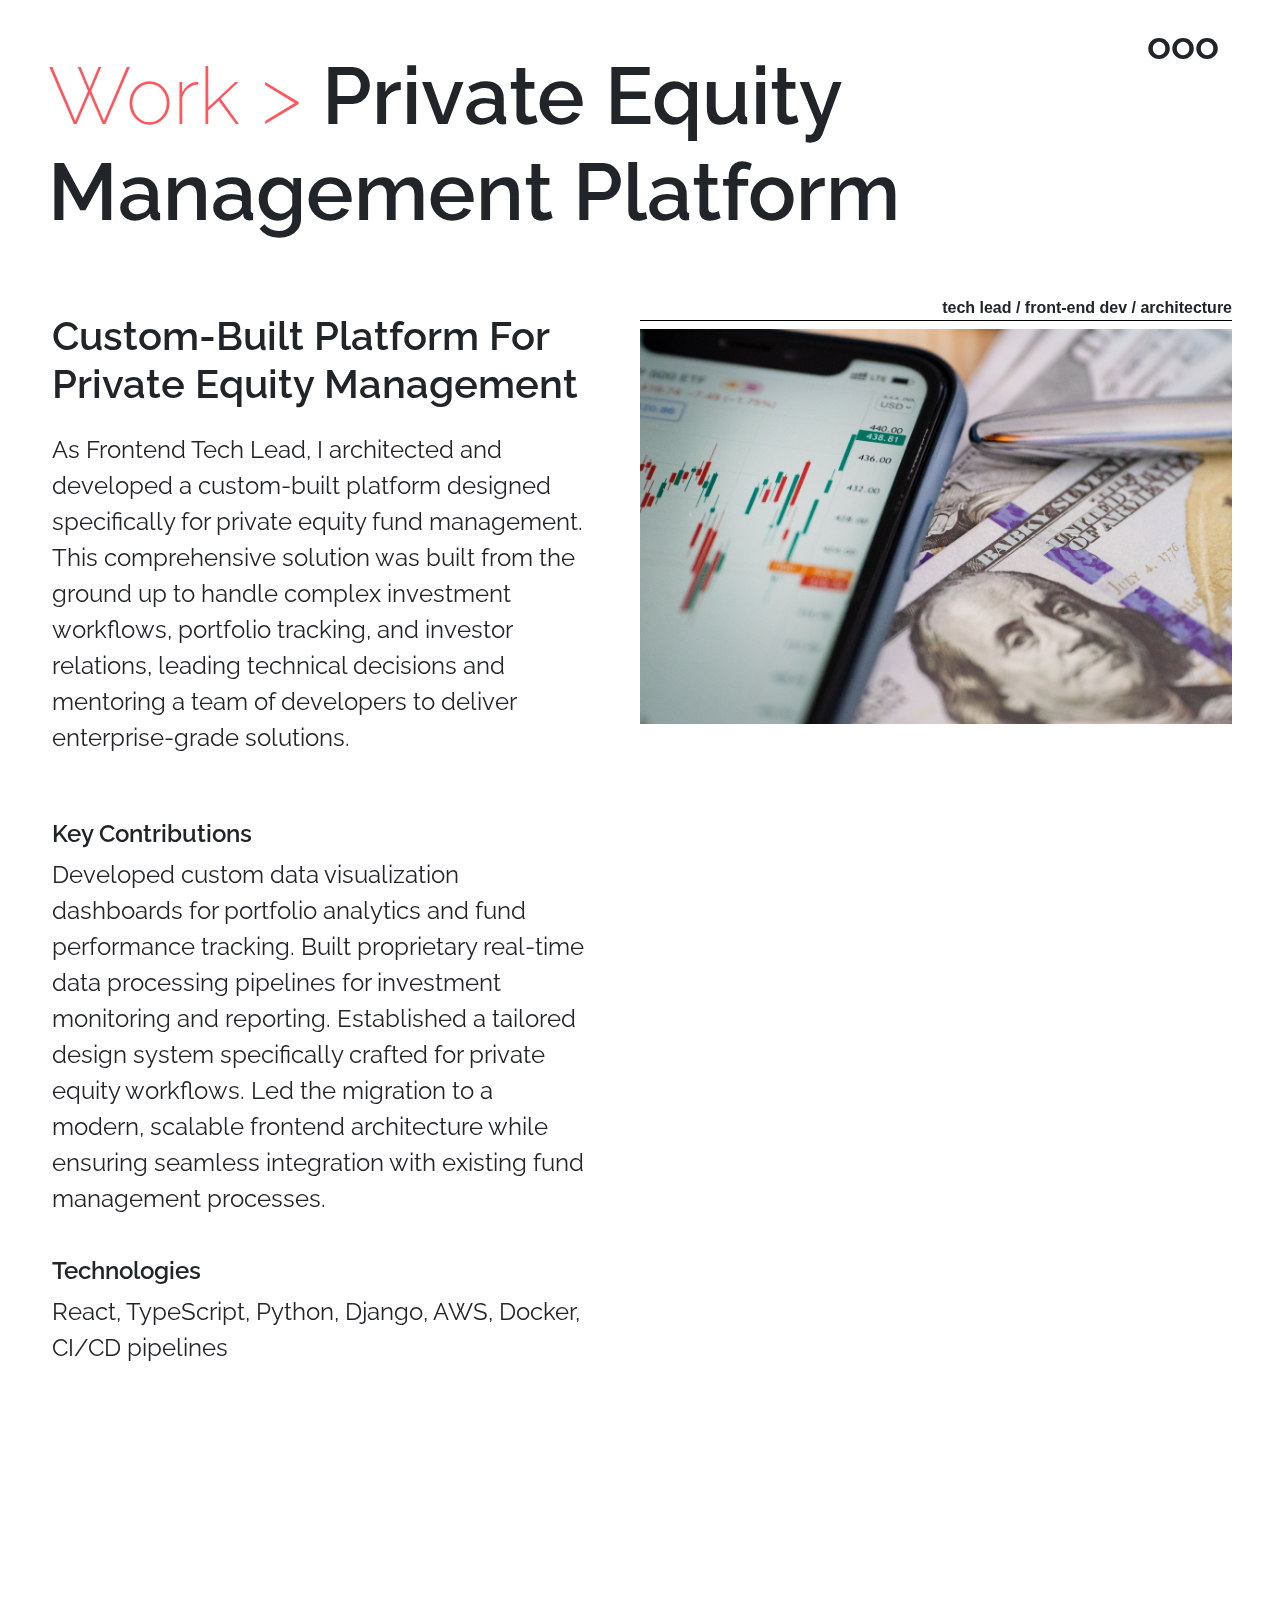
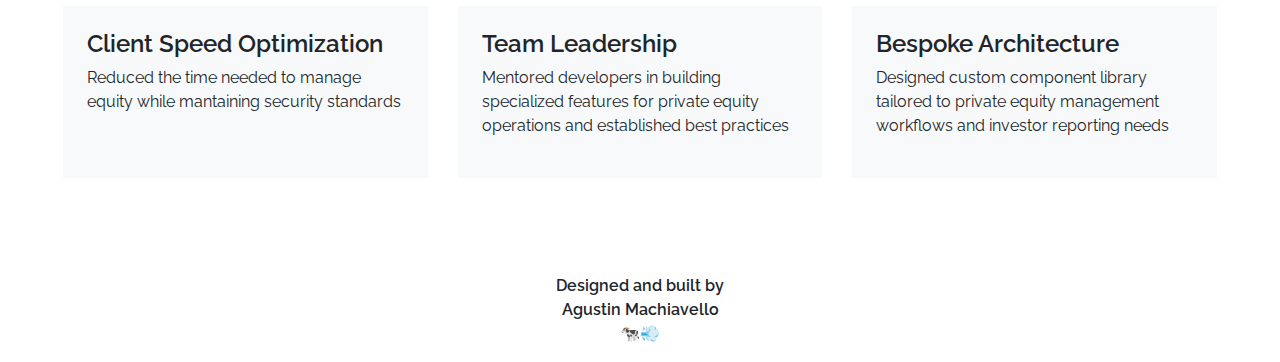
<file: projects/fintech-platform.html>
<!doctype html>

<html lang="en">
<head>
  <meta charset="utf-8">

  <title>Agustin Machiavello - Frontend Tech Lead</title>
  <meta name="description" content="Agustin Machiavello Portfolio 2025">
  <meta name="author" content="Agustin Machiavello">
  <meta name="viewport" content="width=device-width, initial-scale=1.0">

  <link rel="stylesheet" href="../css/bootstrap.min.css">
  <link rel="preconnect" href="https://fonts.gstatic.com">
  <link href="https://fonts.googleapis.com/css2?family=Raleway:wght@200;400;600&family=Syncopate&display=swap" rel="stylesheet">
  <link rel="stylesheet" href="../css/colors.css">
  <link rel="stylesheet" href="../css/fonts.css">
  <link rel="stylesheet" href="../css/images.css">
  <link rel="stylesheet" href="../css/styles.css?v=1.0">
  <link href="https://unpkg.com/aos@2.3.1/dist/aos.css" rel="stylesheet">
</head>

<body class="project-detail-page">
  <!-- Start Navigation -->
  <nav class="d-flex flex-row align-items-center justify-content-center align-content-center navbar position-fixed px-lg-5" id="navbarMenu">
    <button id="menuButton" class="btn font-bold font-medium" type="button" data-toggle="collapse" data-target="#menuLinks" aria-expanded="false" aria-controls="menuLinks">
      <span class="button-open">ooo</span>
      <span class="button-close">x</span>
    </button>
  </nav>
  <div class="collapse w-100 position-fixed pt-4 border-bottom border-dark" id="menuLinks">
    <ul class="">
      <li>
        <a class="font-large font-extra-light" href="../index.html#landingSection"><span>></span><span>Home</span></a>
      </li>
      <li>
        <a class="font-large font-extra-light" href="../index.html#projectScrollSection"><span>></span><span>Work</span></a>
      </li>
      <li>
        <a class="font-large font-extra-light" href="../index.html#aboutSection"><span>></span><span>About</span></a>
      </li>
      <li>
        <a class="font-large font-extra-light" href="../index.html#contactSection"><span>></span><span>Contact</span></a>
      </li>
      <li>
        <a class="font-large font-extra-light" href="../index.html#linksSection"><span>></span><span>Links</span></a>
      </li>
    </ul>
  </div>
  <!-- End Navigation -->

  <div class="project-page-wrapper pb-4" id="projectPage">
    <div class="p-5">
      <h1 class="font-large font-bold" data-aos="fade-right"><a class="font-extra-light" href="../index.html#projectScrollSection">Work > </a><br class="d-block d-lg-none d-sm-block">Private Equity Management Platform</h1>
      <div class="row align flex-sm-row flex-column-reverse">
        <div class="col-12 col-md-12 col-lg-6 py-5 px-sm-0 px-lg-1 px-0 rellax" data-rellax-speed="-1">
          <h3 class="font-medium font-bold py-3 text-capitalize">Custom-built platform for private equity management</h3>
          <p class="font-regular font-small pr-lg-5">
            As Frontend Tech Lead, I architected and developed a custom-built platform designed specifically for
            private equity fund management. This comprehensive solution was built from the ground up to handle
            complex investment workflows, portfolio tracking, and investor relations, leading technical decisions
            and mentoring a team of developers to deliver enterprise-grade solutions.
          </p>
          <h5 class="font-small font-bold text-capitalize pt-5">Key Contributions</h5>
          <p class="font-regular font-small pr-lg-5">
            Developed custom data visualization dashboards for portfolio analytics and fund performance tracking.
            Built proprietary real-time data processing pipelines for investment monitoring and reporting.
            Established a tailored design system specifically crafted for private equity workflows.
            Led the migration to a modern, scalable frontend architecture while ensuring seamless integration
            with existing fund management processes.
          </p>
          <h5 class="font-small font-bold text-capitalize pt-4">Technologies</h5>
          <p class="font-regular font-small pr-lg-5">
            React, TypeScript, Python, Django, AWS, Docker, CI/CD pipelines
          </p>
        </div>
        <div class="col-12 col-md-12 col-lg-6 py-sm-5 p-0 pt-5 rellax" data-rellax-speed="2">
          <div class="project-page__main-image-container">
            <div class="text-right font-extra-small font-bold border-bottom mb-2 border-black">
              <div class="font-family-syncopate text-sm-right text-left">tech lead / front-end dev / architecture</div>
            </div>
            <div class="project-page__main-image-wrapper">
              <img class="img-fluid" src="../img/financial.jpg" alt="financial services platform"/>
            </div>
          </div>
        </div>
      </div>
      <span class="vertical-tag-trigger" data-text=""></span>
    </div>
    <div class="project-page__gallery p-5">
      <h3 class="font-medium font-bold text-center pb-4" data-aos="fade-up">Project Highlights</h3>
      <div class="row">
        <div class="col-12 col-md-4 mb-4">
          <div class="bg-light p-4 h-100">
            <h5 class="font-small font-bold">Client Speed Optimization</h5>
            <p class="font-extra-small">Reduced the time needed to manage equity while mantaining security standards</p>
          </div>
        </div>
        <div class="col-12 col-md-4 mb-4">
          <div class="bg-light p-4 h-100">
            <h5 class="font-small font-bold">Team Leadership</h5>
            <p class="font-extra-small">Mentored developers in building specialized features for private equity operations and established best practices</p>
          </div>
        </div>
        <div class="col-12 col-md-4 mb-4">
          <div class="bg-light p-4 h-100">
            <h5 class="font-small font-bold">Bespoke Architecture</h5>
            <p class="font-extra-small">Designed custom component library tailored to private equity management workflows and investor reporting needs</p>
          </div>
        </div>
      </div>
      <span class="vertical-tag-trigger vertical-tag-trigger--project-detail" data-text="Highlights"></span>
    </div>
  </div>

  <footer class="d-flex flex-row justify-content-center pb-3">
    <span class="font-extra-small font-bold text-center">Designed and built by  <br> Agustin Machiavello <br> 🐄💨</span>
  </footer>

  <!-- Start vertical tags -->
  <span class="position-fixed vertical-text font-small font-bold rotate-vertical-left text-center d-none d-sm-inline" id="verticalSectionInfo"></span-->
  <!-- End vertical tags -->

  <script src="https://ajax.googleapis.com/ajax/libs/jquery/3.5.1/jquery.min.js"></script>
  <script src="../js/bootstrap.min.js"></script>
  <script src="../js/scripts.js"></script>
  <script src="https://unpkg.com/aos@2.3.1/dist/aos.js"></script>
  <script>
    AOS.init();
  </script>
  <script src="../js/rellax.min.js"></script>
  <script>
    var rellax = new Rellax('.rellax');
  </script>
</body>
</html>
</file>
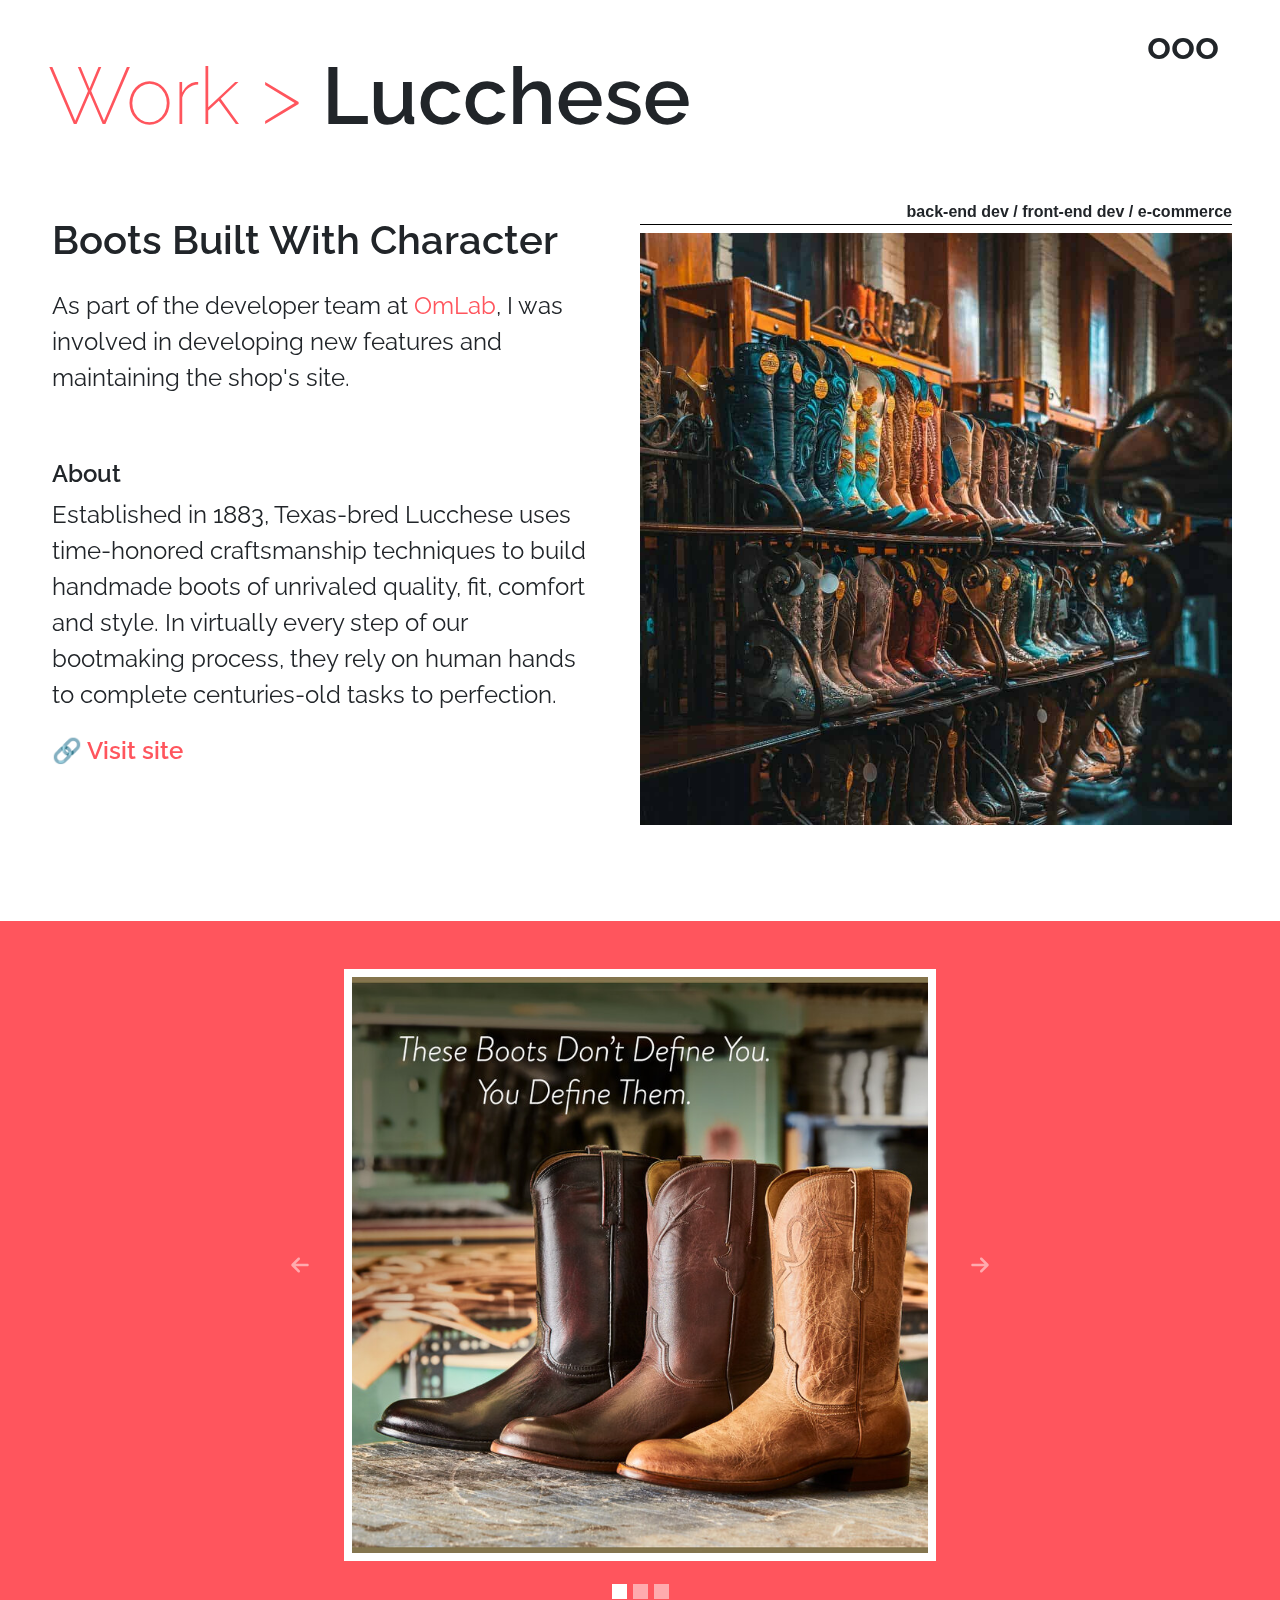
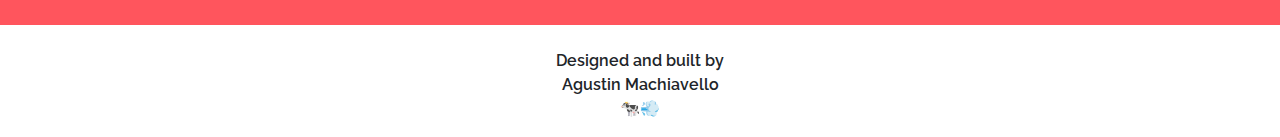
<file: projects/lucchese.html>
<!doctype html>

<html lang="en">
<head>
  <meta charset="utf-8">

  <title>Agustin Machiavello - Full Stack Dev</title>
  <meta name="description" content="Agustin Machiavello Portfolio 2020">
  <meta name="author" content="Agustin Machiavello">
  <meta name="viewport" content="width=device-width, initial-scale=1.0">

  <link rel="stylesheet" href="../css/bootstrap.min.css">
  <link rel="preconnect" href="https://fonts.gstatic.com">
  <link href="https://fonts.googleapis.com/css2?family=Raleway:wght@200;400;600&family=Syncopate&display=swap" rel="stylesheet">
  <link rel="stylesheet" href="../css/colors.css">
  <link rel="stylesheet" href="../css/fonts.css">
  <link rel="stylesheet" href="../css/images.css">
  <link rel="stylesheet" href="../css/styles.css?v=1.0">
  <link href="https://unpkg.com/aos@2.3.1/dist/aos.css" rel="stylesheet"> <!-- Change for local files -->
</head>

<body class="project-detail-page">
  <!-- Start Navigation -->
  <nav class="d-flex flex-row align-items-center justify-content-center align-content-center navbar position-fixed px-lg-5" id="navbarMenu">
    <button id="menuButton" class="btn font-bold font-medium" type="button" data-toggle="collapse" data-target="#menuLinks" aria-expanded="false" aria-controls="menuLinks">
      <span class="button-open">ooo</span>
      <span class="button-close">x</span>
    </button>
  </nav>
  <div class="collapse w-100 position-fixed pt-4 border-bottom border-dark" id="menuLinks">
    <ul class="">
      <li>
        <a class="font-large font-extra-light" href="../index.html#landingSection"><span>></span><span>Home</span></a>
      </li>
      <li>
        <a class="font-large font-extra-light" href="../index.html#projectScrollSection"><span>></span><span>Work</span></a>
      </li>
      <li>
        <a class="font-large font-extra-light" href="../index.html#aboutSection"><span>></span><span>About</span></a>
      </li>
      <li>
        <a class="font-large font-extra-light" href="../index.html#contactSection"><span>></span><span>Contact</span></a>
      </li>
      <li>
        <a class="font-large font-extra-light" href="../index.html#linksSection"><span>></span><span>Links</span></a>
      </li>
    </ul>
  </div>
  <!-- End Navigation -->
  
  <div class="project-page-wrapper pb-4" id="projectPage">
    <div class="p-5">
      <h1 class="font-large font-bold" data-aos="fade-right"><a class="font-extra-light" href="../index.html#projectScrollSection">Work > </a><br class="d-block d-lg-none d-sm-block">Lucchese</h1>
      <div class="row align flex-sm-row flex-column-reverse">
        <div class="col-12 col-md-12 col-lg-6 py-5 px-sm-0 px-lg-1 px-0 rellax" data-rellax-speed="-1">
          <h3 class="font-medium font-bold py-3 text-capitalize">boots built with character</h3>
          <p class="font-regular font-small pr-lg-5">
            As part of the developer team at <a href="https://omlab.dev/" target="__blank">OmLab</a>, 
            I was involved in developing new features and maintaining the shop's site.
          </p>
          <h5 class="font-small font-bold text-capitalize pt-5">About</h5>
          <p class="font-regular font-small pr-lg-5">
            Established in 1883, Texas-bred Lucchese uses time-honored craftsmanship techniques 
            to build handmade boots of unrivaled quality, fit, comfort and style. 
            In virtually every step of our bootmaking process, they rely on human hands to complete 
            centuries-old tasks to perfection.
          </p>
          <div class="d-flex flex column">
            <ul class="py-1 px-0">
              <li><a class="font-bold font-small" href="https://www.lucchese.com/" target="__blank">🔗 Visit site </a></li>
            </ul>
          </div>
        </div>
        <div class="col-12 col-md-12 col-lg-6 py-sm-5 p-0 pt-5 rellax" data-rellax-speed="2">
          <div class="project-page__main-image-container">
            <div class="text-right font-extra-small font-bold border-bottom mb-2 border-black">
              <div class="font-family-syncopate text-sm-right text-left">back-end dev / front-end dev / e-commerce</div>
            </div>
            <div class="project-page__main-image-wrapper">
              <img class="img-fluid" src="../img/lu-2.jpg" alt="shelf with lots of boots"/>
            </div>
            <!--div class="text-left font-extra-small font-bold mb-2 rotate-vertical-right project-page__vertical-tag">
              <span class=" font-family-syncopate">e-commerce</span>
            </div-->
          </div>
        </div>
      </div>
      <span class="vertical-tag-trigger" data-text=""></span>
    </div>
    <div class="project-page__gallery p-5 bg-red">
      <h1 class="font-small font-bold text-center d-block d-sm-none pb-4" data-aos="fade-up">Gallery</h1>
      <div class="d-flex justify-content-center project-page__carousel-container w-100 mb-3">
        <div id="project-page-carousel" class="carousel slide p-2 bg-white" data-ride="carousel">
          <ol class="carousel-indicators">
            <li data-target="#project-page-carousel" data-slide-to="0" class="active"></li>
            <li data-target="#project-page-carousel" data-slide-to="1"></li>
            <li data-target="#project-page-carousel" data-slide-to="2"></li>
          </ol>
          <div class="carousel-inner">
            <div class="carousel-item active">
              <img class="d-block w-100" src="../img/lu-1.jpg" alt="These boots don't define you. You define them"/>
            </div>
            <div class="carousel-item">
              <img class="d-block w-100" src="../img/lu-3.jpg" alt="man wearing whiet lucchese t-shirt"/>
            </div>
            <div class="carousel-item">
              <img class="d-block w-100" src="../img/lu-4.jpg" alt="lucchese boots"/>
            </div>
          </div>
          <a class="carousel-control-prev" href="#project-page-carousel" role="button" data-slide="prev">
            <span class="carousel-control-prev-icon" aria-hidden="true"></span>
            <span class="sr-only">Previous</span>
          </a>
          <a class="carousel-control-next" href="#project-page-carousel" role="button" data-slide="next">
            <span class="carousel-control-next-icon" aria-hidden="true"></span>
            <span class="sr-only">Next</span>
          </a>
        </div>
      </div>
      <span class="vertical-tag-trigger vertical-tag-trigger--project-detail" data-text="Gallery"></span>
    </div>
  </div>

  <footer class="d-flex flex-row justify-content-center pb-3">
    <span class="font-extra-small font-bold text-center">Designed and built by  <br> Agustin Machiavello <br> 🐄💨</span>
  </footer>
  
  <!-- Start vertical tags -->
  <span class="position-fixed vertical-text font-small font-bold rotate-vertical-left text-center d-none d-sm-inline" id="verticalSectionInfo"></span-->
  <!-- End vertical tags -->

  <script src="https://ajax.googleapis.com/ajax/libs/jquery/3.5.1/jquery.min.js"></script> <!-- Replace with file -->
  <script src="../js/bootstrap.min.js"></script>
  <script src="../js/scripts.js"></script>
  <script src="https://unpkg.com/aos@2.3.1/dist/aos.js"></script> <!-- Change for local files -->
  <script>
    AOS.init();
  </script>
  <script src="../js/rellax.min.js"></script>
  <script>
    // Accepts any class name
    var rellax = new Rellax('.rellax');
  </script>
  <script>
    $(document).ready(function(){
      console.log($(document).find('video'))
      $(document).find('video').each(
        function (i) {
          console.log(this);
          $(this)[0].play();
        }
      );
    });
  </script>
</body>
</html>
</file>
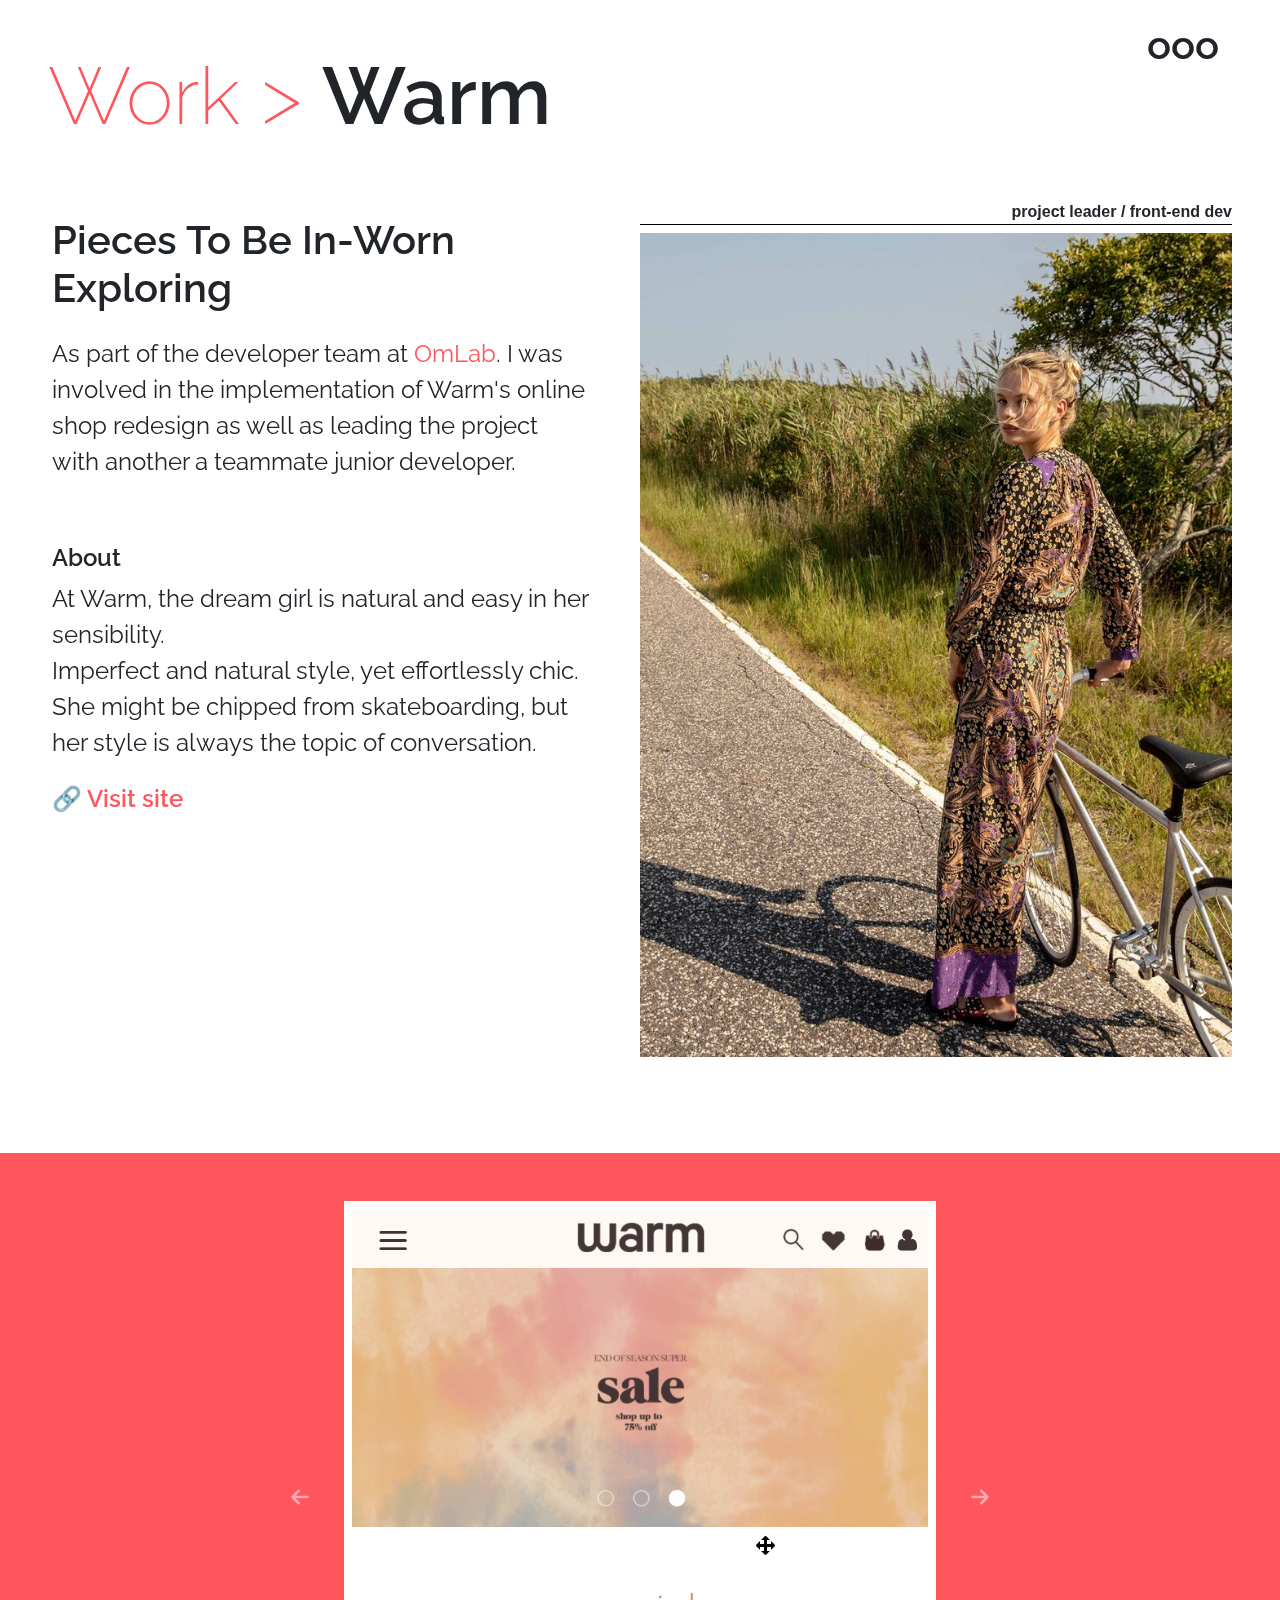
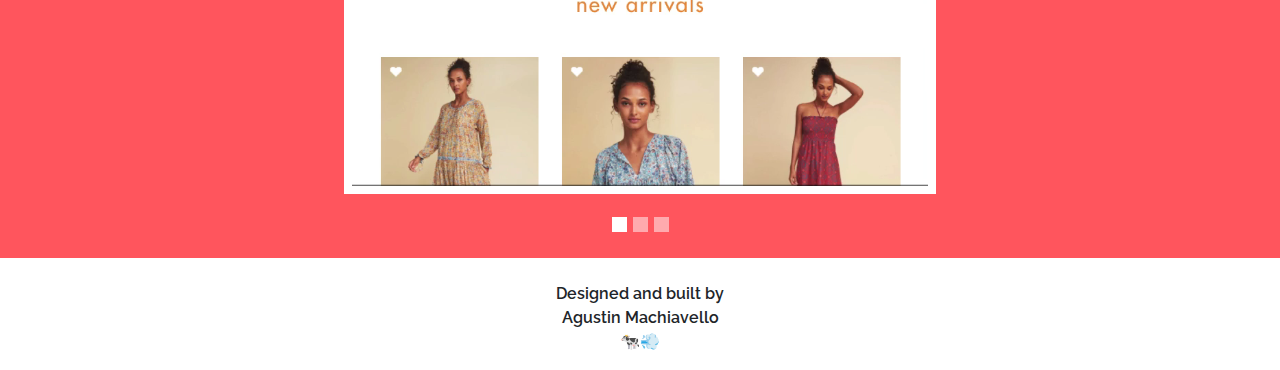
<file: projects/warm.html>
<!doctype html>

<html lang="en">
<head>
  <meta charset="utf-8">

  <title>Agustin Machiavello - Full Stack Dev</title>
  <meta name="description" content="Agustin Machiavello Portfolio 2020">
  <meta name="author" content="Agustin Machiavello">
  <meta name="viewport" content="width=device-width, initial-scale=1.0">

  <link rel="stylesheet" href="../css/bootstrap.min.css">
  <link rel="preconnect" href="https://fonts.gstatic.com">
  <link href="https://fonts.googleapis.com/css2?family=Raleway:wght@200;400;600&family=Syncopate&display=swap" rel="stylesheet">
  <link rel="stylesheet" href="../css/colors.css">
  <link rel="stylesheet" href="../css/fonts.css">
  <link rel="stylesheet" href="../css/images.css">
  <link rel="stylesheet" href="../css/styles.css?v=1.0">
  <link href="https://unpkg.com/aos@2.3.1/dist/aos.css" rel="stylesheet"> <!-- Change for local files -->
</head>

<body class="project-detail-page">
  <!-- Start Navigation -->
  <nav class="d-flex flex-row align-items-center justify-content-center align-content-center navbar position-fixed px-lg-5" id="navbarMenu">
    <button id="menuButton" class="btn font-bold font-medium" type="button" data-toggle="collapse" data-target="#menuLinks" aria-expanded="false" aria-controls="menuLinks">
      <span class="button-open">ooo</span>
      <span class="button-close">x</span>
    </button>
  </nav>
  <div class="collapse w-100 position-fixed pt-4 border-bottom border-dark" id="menuLinks">
    <ul class="">
      <li>
        <a class="font-large font-extra-light" href="../index.html#landingSection"><span>></span><span>Home</span></a>
      </li>
      <li>
        <a class="font-large font-extra-light" href="../index.html#projectScrollSection"><span>></span><span>Work</span></a>
      </li>
      <li>
        <a class="font-large font-extra-light" href="../index.html#aboutSection"><span>></span><span>About</span></a>
      </li>
      <li>
        <a class="font-large font-extra-light" href="../index.html#contactSection"><span>></span><span>Contact</span></a>
      </li>
      <li>
        <a class="font-large font-extra-light" href="../index.html#linksSection"><span>></span><span>Links</span></a>
      </li>
    </ul>
  </div>
  <!-- End Navigation -->
  
  <div class="project-page-wrapper pb-4" id="projectPage">
    <div class="p-5">
      <h1 class="font-large font-bold" data-aos="fade-right"><a class="font-extra-light" href="../index.html#projectScrollSection">Work > </a><br class="d-block d-lg-none d-sm-block">Warm</h1>
      <div class="row align flex-sm-row flex-column-reverse">
        <div class="col-12 col-md-12 col-lg-6 py-5 px-sm-0 px-lg-1 px-0 rellax" data-rellax-speed="-1">
          <h3 class="font-medium font-bold py-3 text-capitalize">pieces to be in-worn exploring</h3>
          <p class="font-regular font-small pr-lg-5">
            As part of the developer team at <a href="https://omlab.dev/" target="__blank">OmLab</a>. 
            I was involved in the implementation of Warm's online shop redesign as well 
            as leading the project with another a teammate junior developer.
          </p>
          <h5 class="font-small font-bold text-capitalize pt-5">About</h5>
          <p class="font-regular font-small pr-lg-5">
            At Warm, the dream girl is natural and easy in her sensibility.
            <br>
            Imperfect and natural style, yet effortlessly chic. She might be chipped from 
            skateboarding, but her style is always the topic of conversation.
          </p>
          <div class="d-flex flex column">
            <ul class="py-1 px-0">
              <li><a class="font-bold font-small" href="https://shopwarm.com/" target="__blank">🔗 Visit site </a></li>
            </ul>
          </div>
        </div>
        <div class="col-12 col-md-12 col-lg-6 py-sm-5 p-0 pt-5 rellax" data-rellax-speed="2">
          <div class="project-page__main-image-container">
            <div class="text-right font-extra-small font-bold border-bottom mb-2 border-black">
              <div class="font-family-syncopate text-sm-right text-left">project leader / front-end dev</div>
            </div>
            <div class="project-page__main-image-wrapper">
              <img class="img-fluid" src="../img/wr-4.jpg" alt="woman with a dress next to a bike"/>
            </div>
            <!--div class="text-left font-extra-small font-bold mb-2 rotate-vertical-right project-page__vertical-tag">
              <span class=" font-family-syncopate">e-commerce</span>
            </div-->
          </div>
        </div>
      </div>
      <span class="vertical-tag-trigger" data-text=""></span>
    </div>
    <div class="project-page__gallery p-5 bg-red">
      <h1 class="font-small font-bold text-center d-block d-sm-none pb-4" data-aos="fade-up">Gallery</h1>
      <div class="d-flex justify-content-center project-page__carousel-container w-100 mb-3">
        <div id="project-page-carousel" class="carousel slide p-2 bg-white" data-ride="carousel">
          <ol class="carousel-indicators">
            <li data-target="#project-page-carousel" data-slide-to="0" class="active"></li>
            <li data-target="#project-page-carousel" data-slide-to="1"></li>
            <li data-target="#project-page-carousel" data-slide-to="2"></li>
          </ol>
          <div class="carousel-inner">
            <div class="carousel-item active">
              <video height="100%" class="embed-responsive embed-responsive-1by1" playsinline loop="true" autoplay="autoplay" muted>
                <source src="../img/wr-v-1.mp4" type="video/mp4">
                Your browser does not support the video tag.
              </video>
            </div>
            <div class="carousel-item">
              <img class="d-block w-100" src="../img/wr-2.jpg" alt="product lisiting page of warm shop"/>
            </div>
            <div class="carousel-item">
              <img class="d-block w-100" src="../img/wr-3.png" alt="minicart of warm shop"/>
            </div>
          </div>
          <a class="carousel-control-prev" href="#project-page-carousel" role="button" data-slide="prev">
            <span class="carousel-control-prev-icon" aria-hidden="true"></span>
            <span class="sr-only">Previous</span>
          </a>
          <a class="carousel-control-next" href="#project-page-carousel" role="button" data-slide="next">
            <span class="carousel-control-next-icon" aria-hidden="true"></span>
            <span class="sr-only">Next</span>
          </a>
        </div>
      </div>
      <span class="vertical-tag-trigger vertical-tag-trigger--project-detail" data-text="Gallery"></span>
    </div>
  </div>

  <footer class="d-flex flex-row justify-content-center pb-3">
    <span class="font-extra-small font-bold text-center">Designed and built by  <br> Agustin Machiavello <br> 🐄💨</span>
  </footer>
  
  <!-- Start vertical tags -->
  <span class="position-fixed vertical-text font-small font-bold rotate-vertical-left text-center d-none d-sm-inline" id="verticalSectionInfo"></span-->
  <!-- End vertical tags -->

  <script src="https://ajax.googleapis.com/ajax/libs/jquery/3.5.1/jquery.min.js"></script> <!-- Replace with file -->
  <script src="../js/bootstrap.min.js"></script>
  <script src="../js/scripts.js"></script>
  <script src="https://unpkg.com/aos@2.3.1/dist/aos.js"></script> <!-- Change for local files -->
  <script>
    AOS.init();
  </script>
  <script src="../js/rellax.min.js"></script>
  <script>
    // Accepts any class name
    var rellax = new Rellax('.rellax');
  </script>
  <script>
    $(document).ready(function(){
      console.log($(document).find('video'))
      $(document).find('video').each(
        function (i) {
          console.log(this);
          $(this)[0].play();
        }
      );
    });
  </script>
</body>
</html>
</file>
<file: css/colors.css>
:root {
    --plain-white: #ffffff;
    --plain-black: #000000;
    --red: #FF555D;
    --pink: #fd79a8;
    --beige: #FFD6D7;
    --yellow: #F2C94C;
}

.border-black {
  border-color: var(--plain-black) !important;
}

.bg-black {
  background-color: var(--plain-black);
}

.bg-red {
  background-color: var(--red);
}

.bg-pink {
  background-color: var(--pink);
}
</file>
<file: css/fonts.css>
* {
    font-family: 'Raleway', sans-serif;
}

p {
    font-size: 2rem;
}

/* Start Font Families */
.font-family-syncopate {
    font-family: 'Syncopate', sans-serif;
}

/* Start Font Sizes */
.font-large {
    font-size: 5rem;
}

.font-medium {
    font-size: 2.5rem;
}

.font-small {
    font-size: 1.5rem;
}

.font-extra-small {
    font-size: 1rem;
}

/* Start Font Weights */
.font-extra-light {
    font-weight: 200;
}

.font-light {
    font-weight: 300;
}

.font-regular {
    font-weight: 400;
}

.font-semi-bold {
    font-weight: 500;
}

.font-bold {
    font-weight: 600;
}

/* Start Font Rotation */

.contrasting-text {
    color: white;
    mix-blend-mode: difference;
}

.text-black {
    color: #212529;
}

/* Responsive */

/* xs and down */
@media screen and (max-width: 576px) {
    .font-large {
        font-size: 3rem;
    }

    .font-medium {
        font-size: 1.5rem;
    }
    
    .font-small {
        font-size: 1rem;
    }
}

/* sm and up*/
@media screen and (min-width: 576px) {

}

/* md and up*/
@media screen and (min-width: 768px) {

}

/* lg and up*/
@media screen and (min-width: 992px) {
    
}

/* xl and up*/
@media screen and (min-width: 1200px) {
}
</file>
<file: css/images.css>
.landing-image-container {
    width: 100%;
    height: 100%;
}

.about__profile-image-wrapper {
    background-image: url('../img/about-bg.png');
    background-position: center;
    background-repeat: no-repeat;
    background-size: contain;
}

#linksSection .link-icon {
    height: 3rem;
}

.service-wrapper img {
    width: 30%;
}

#landingSection {
    background-image: url('../img/frame-lg.svg');
    background-repeat: no-repeat;
    background-position: center;
    background-size: cover;
}

/* Responsive */

/* xs and down */
@media screen and (max-width: 576px) {
    .landing-image {
        width: 100%;
    }

    #profile-picture-front {
        width: 75%;
    }

    .about-pictures-container .background-image {
        width: 100%;
    }

    #linksSection .link-icon {
        height: 1.5rem;
    }
}

/* sm and up*/
@media screen and (min-width: 576px) {
    .landing-image {
        width: 100%;
    }

    #profile-picture-front {
        width: 50%;
    }

    .about-pictures-container .background-image {
        width: 70%;
    }
}

/* md and up*/
@media screen and (min-width: 768px) {

}

/* lg and up*/
@media screen and (min-width: 992px) {
    .landing-image {
        width: 75%;
    }
}

/* xl and up*/
@media screen and (min-width: 1200px) {
}
</file>
<file: css/styles.css>
html, body { 
    height: 100%; 
    width: 100%; 
    margin: 0; 
}

li {
    list-style: none;
}

a {
    color: var(--red);
}

.row {
    margin-left: 0;
    margin-right: 0;
}

/* Landing */
#landingSection {
    height: 100vh;
}

/* Vertical tags */
.vertical-tag-trigger {
    visibility: hidden;
    display: inline;
}

.project-detail-page #verticalSectionInfo {
    bottom: 50% !important;
}

.rotate-vertical-left {
    transform: rotate(270deg);
}

.rotate-vertical-right {
    transform: rotate(90deg);
}

#verticalSectionInfo {
    width: 100%;
}

/* Start Menu Mobile */

#menuLinks {
    z-index: 98;
    background-color: rgba(0, 0, 0, 0.9);
}

#navbarMenu {
    z-index: 99;
    right: 0;
}

#menuButton .button-close {
    color: var(--plain-white);
}

#menuButton[aria-expanded=false] .button-open {
    display: inline;
    opacity: 1;
}

#menuButton[aria-expanded=true] .button-open {
    display: none;
    opacity: 0;
}

#menuButton[aria-expanded=false] .button-close {
    display: none;
    opacity: 0;
}

#menuButton[aria-expanded=true] .button-close {
    display: inline;
    opacity: 1;
}

/* Start Footer */

.section-footer {
    height: 20%;
}

/* Start Projects */

.project-wrapper {
    border-bottom: 1px solid black;
}

.project-wrapper:nth-child(odd){
    border-right: 0.5px solid black;
}

.project__tags {
    left: -8.5rem;
    bottom: 60vh;
}

.project__circle-decoration {
    right: 0;
    bottom: 0;
    transform: translate(50%, 50%);
    z-index: 1;
    background-color: var(--red) !important;
}

.project__circle-decoration--project-detail {
    background-color: var(--red) !important;
}

#projectScrollSection {
    max-width: 2000px;
}

#projectScrollSection a {
    color: var(--plain-black)
}

.project-page__vertical-tag {
    right: 0;
}

.project-page__main-image-wrapper img {
    width: 100%;
}


/* Start Projects Carousel */

.carousel-indicators {
    margin: 0;
    bottom: -3rem;
}

.carousel-indicators li {
    height: 15px;
    width: 15px;
}

.carousel-indicators li.active {
}

.carousel-control-prev {
    left: -15%;
}

.carousel-control-next {
    right: -15%;
}

.carousel-control-prev-icon {
    background-image: url('../img/arrow-left.svg');
}

.carousel-control-next-icon {
    background-image: url('../img/arrow-right.svg');
}

.carousel-inner video {
}

/* About */
.about-pictures-container {
    height: 100%;
}

/* Contact section */

#contactSection {
    height: 100vh !important;
}

.contact-form input {
    border-width: 1px;
}

.contact-form input[type="email"] {
    height: 10vh;
}

.contact-form button {
    border: 0px;
    color: var(--plain-white);
    background-color: var(--plain-black);
}


/* Links Section */

#linksSection {

}

/* Services section */
.service-wrapper {
    margin: 0 0px;
}

.service-wrapper span {
    padding-top: 15px;
}

/* Loading screen */
#loader {
    height: 100vh;
    z-index: 999;
}

.hover-link {
    color: var(--red);
}

.hover-link:hover {
    color: var(--red);
}

.hover-image {
    width: 100%;
    background-color: var(--red);
    padding: 0px;
    transition: 0.3s ease;
}

.hover-image:hover {
    background-color: var(--red);
    padding-bottom: 5px;
}


/* Responsive */

/* xs and down */
@media screen and (max-width: 576px) {
    .project-wrapper {
        padding-top: 1rem;
    }

    .project-wrapper {
        border-right: 0px !important;
    }

    .contact-form {
        width: 100%;
    }

    #verticalSectionInfo {
        left: -45%;
        bottom: 10%;
    }

    .font-bold-mobile {
        font-weight: 600;
    }

    .hover-image {
        border-radius: 0.25rem;
        background-color: var(--red);
        padding-bottom: 3px;
    }

    .projects-container:last-of-type .project-wrapper:last-of-type .project__circle-decoration {
        right: 50%;
    }
}

/* sm and up*/
@media screen and (min-width: 576px) {
    .project-wrapper:nth-child(even) .project__circle-decoration{
        display: none;
    }

    .contact-form {
        width: 100%;
    }

    .project-wrapper:nth-child(odd){
        padding-left: 0px;
    }
    
    .project-wrapper:nth-child(even){
        padding-right: 0px;
    }

    #project-page-carousel {
        width: 80%;
    }

    #verticalSectionInfo {
        left: -45%;
        bottom: 15%;
    }

    .project-wrapper {
        border-bottom: 0px !important;
    }
}

/* md and up*/
@media screen and (min-width: 768px) {
    .contact-form {
        width: 95%;
    }

    #verticalSectionInfo {
        left: -44%;
        bottom: 15%;
    }
}

/* lg and up*/
@media screen and (min-width: 992px) {
    .contact-form {
        width: 50%;
    }

    #project-page-carousel {
        width: 50%;
    }

    #verticalSectionInfo {
        left: -46%;
        bottom: 12%;
    }
}

/* xl and up*/
@media screen and (min-width: 1200px) {
    #verticalSectionInfo {
        left: -47%;
        bottom: 12%;
    }
}
</file>
